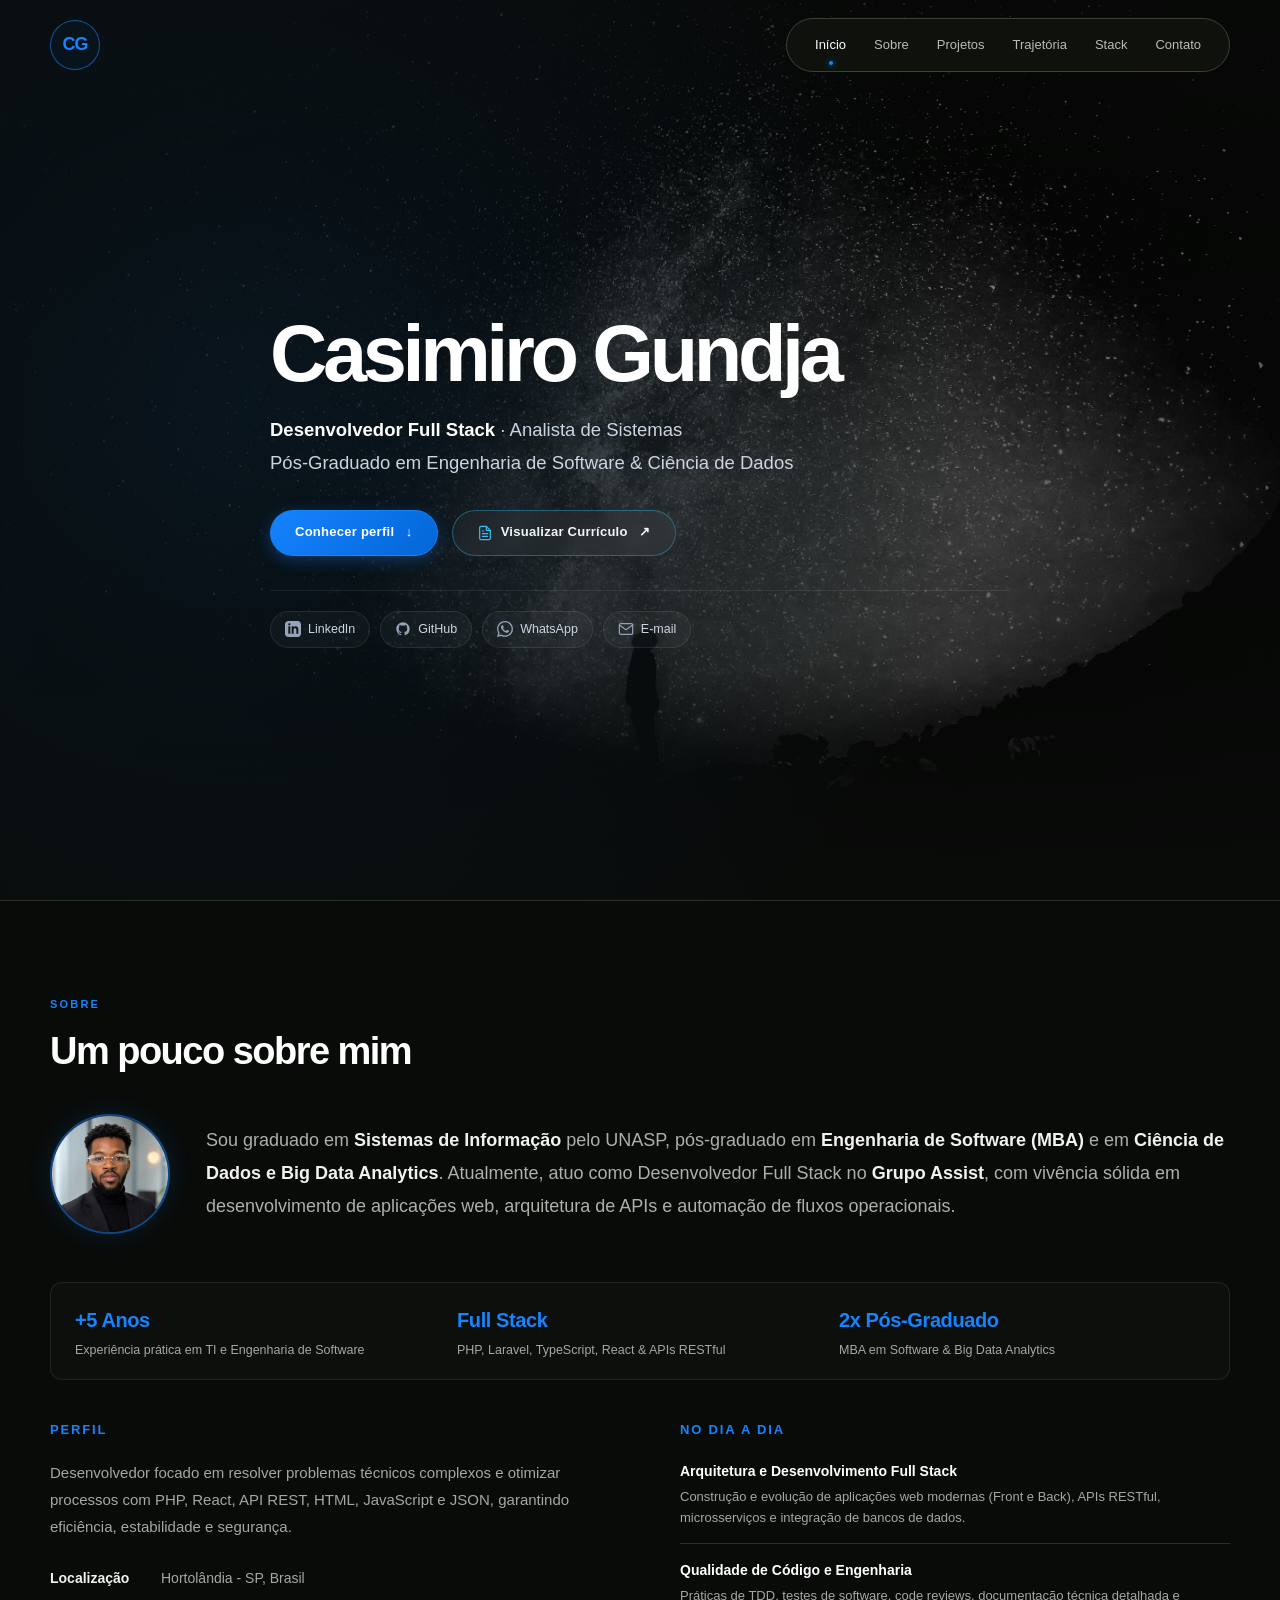
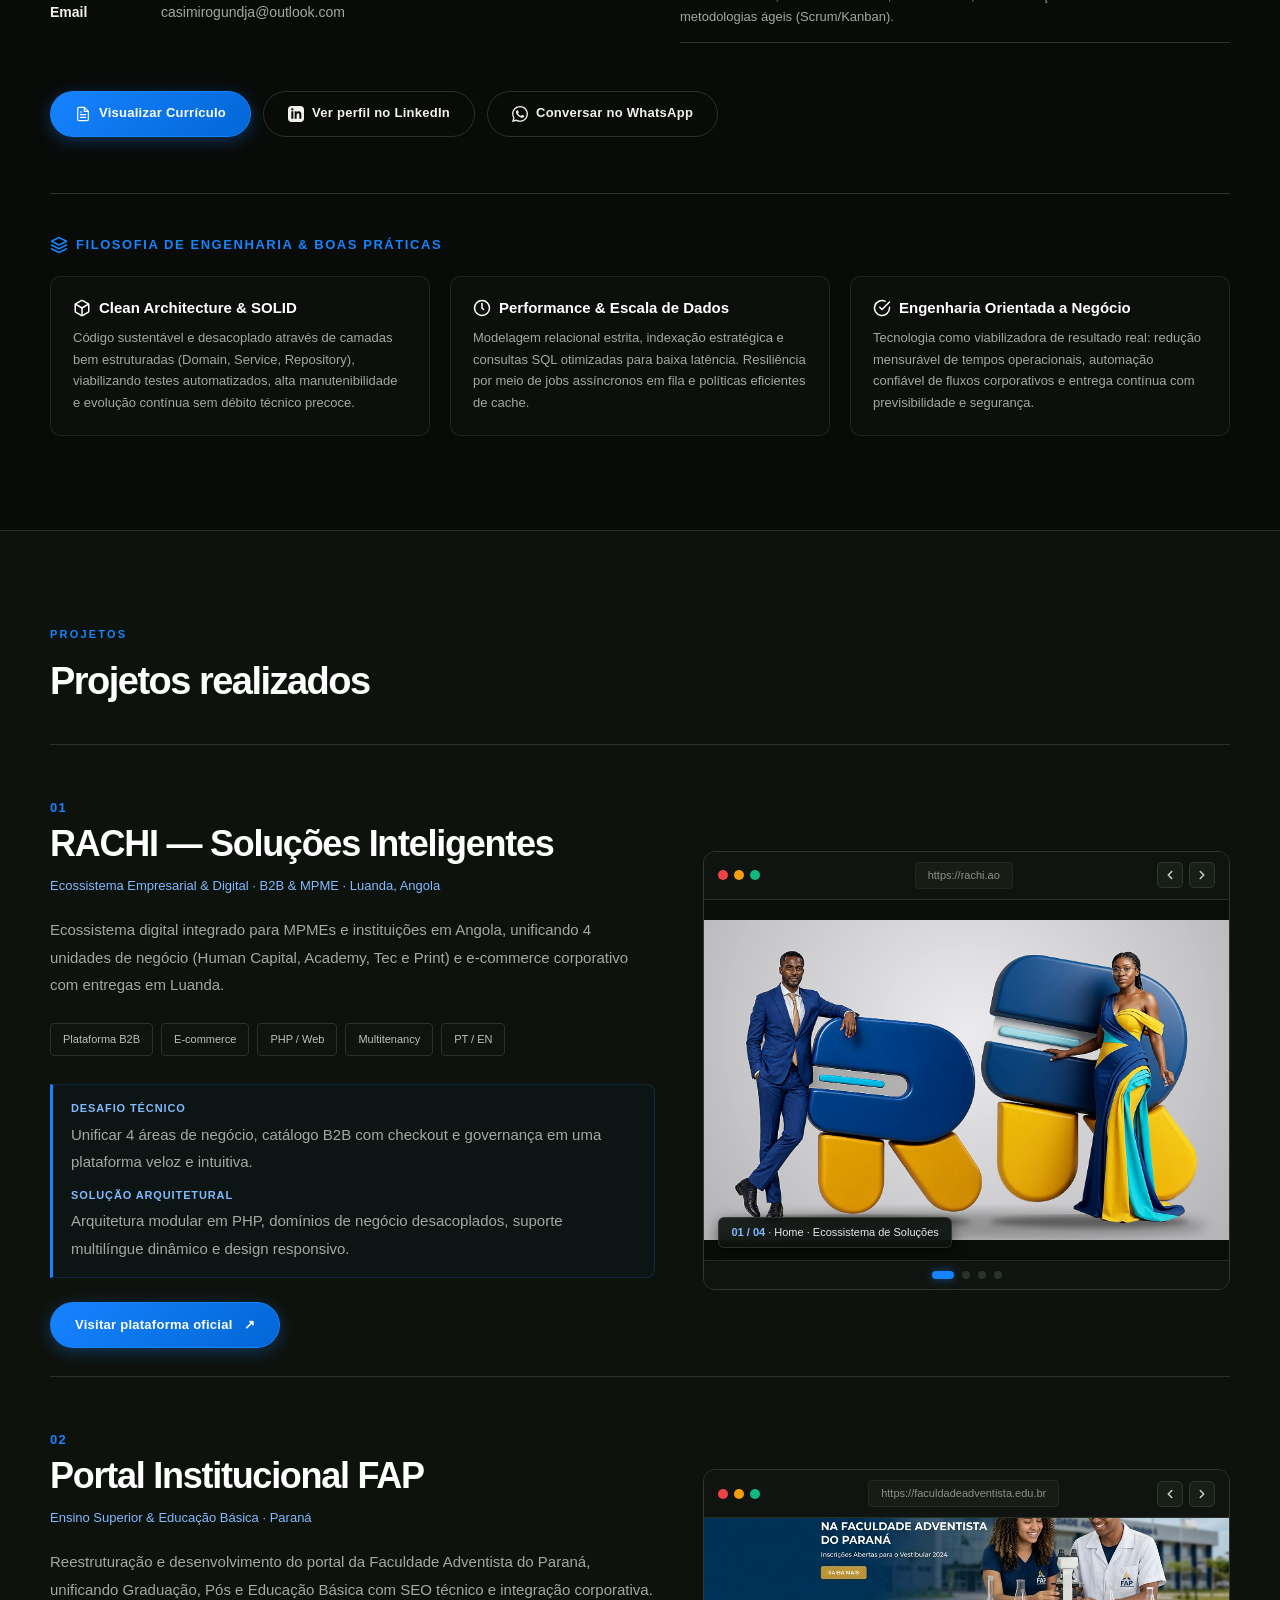
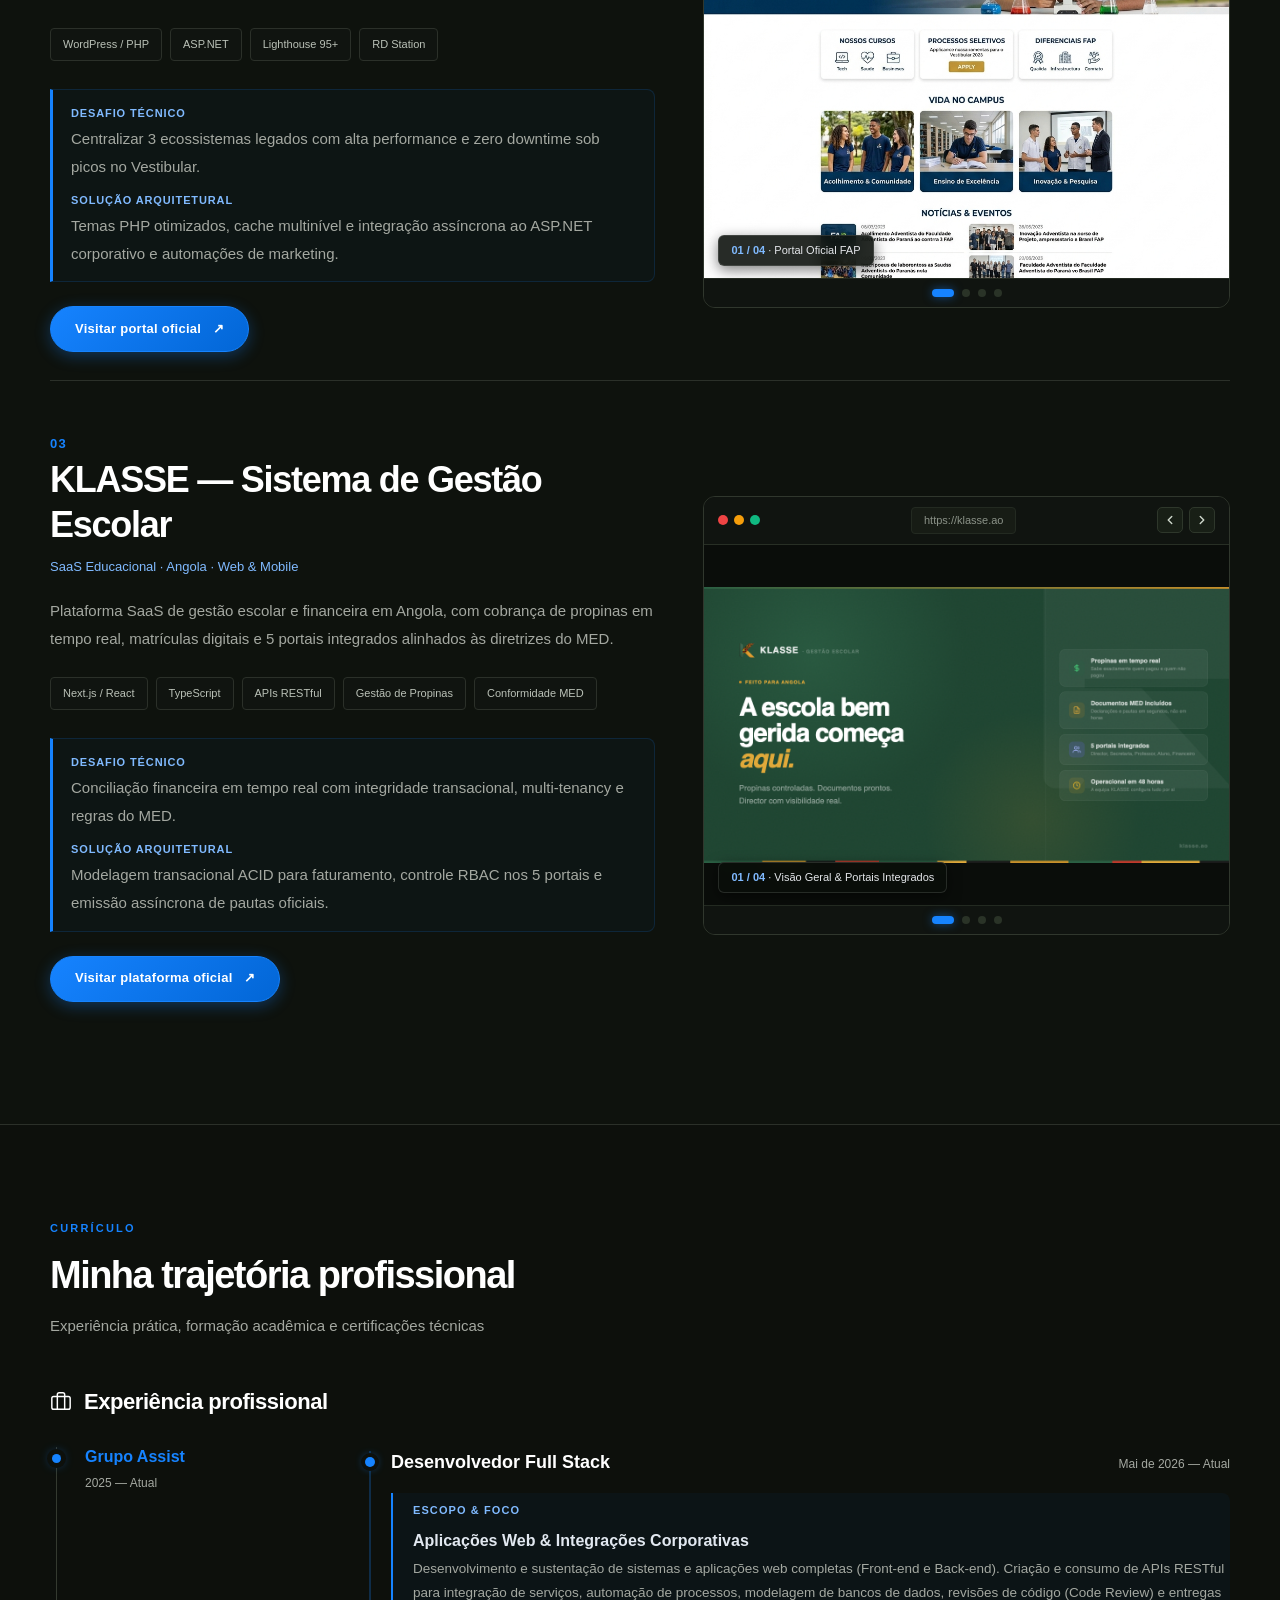
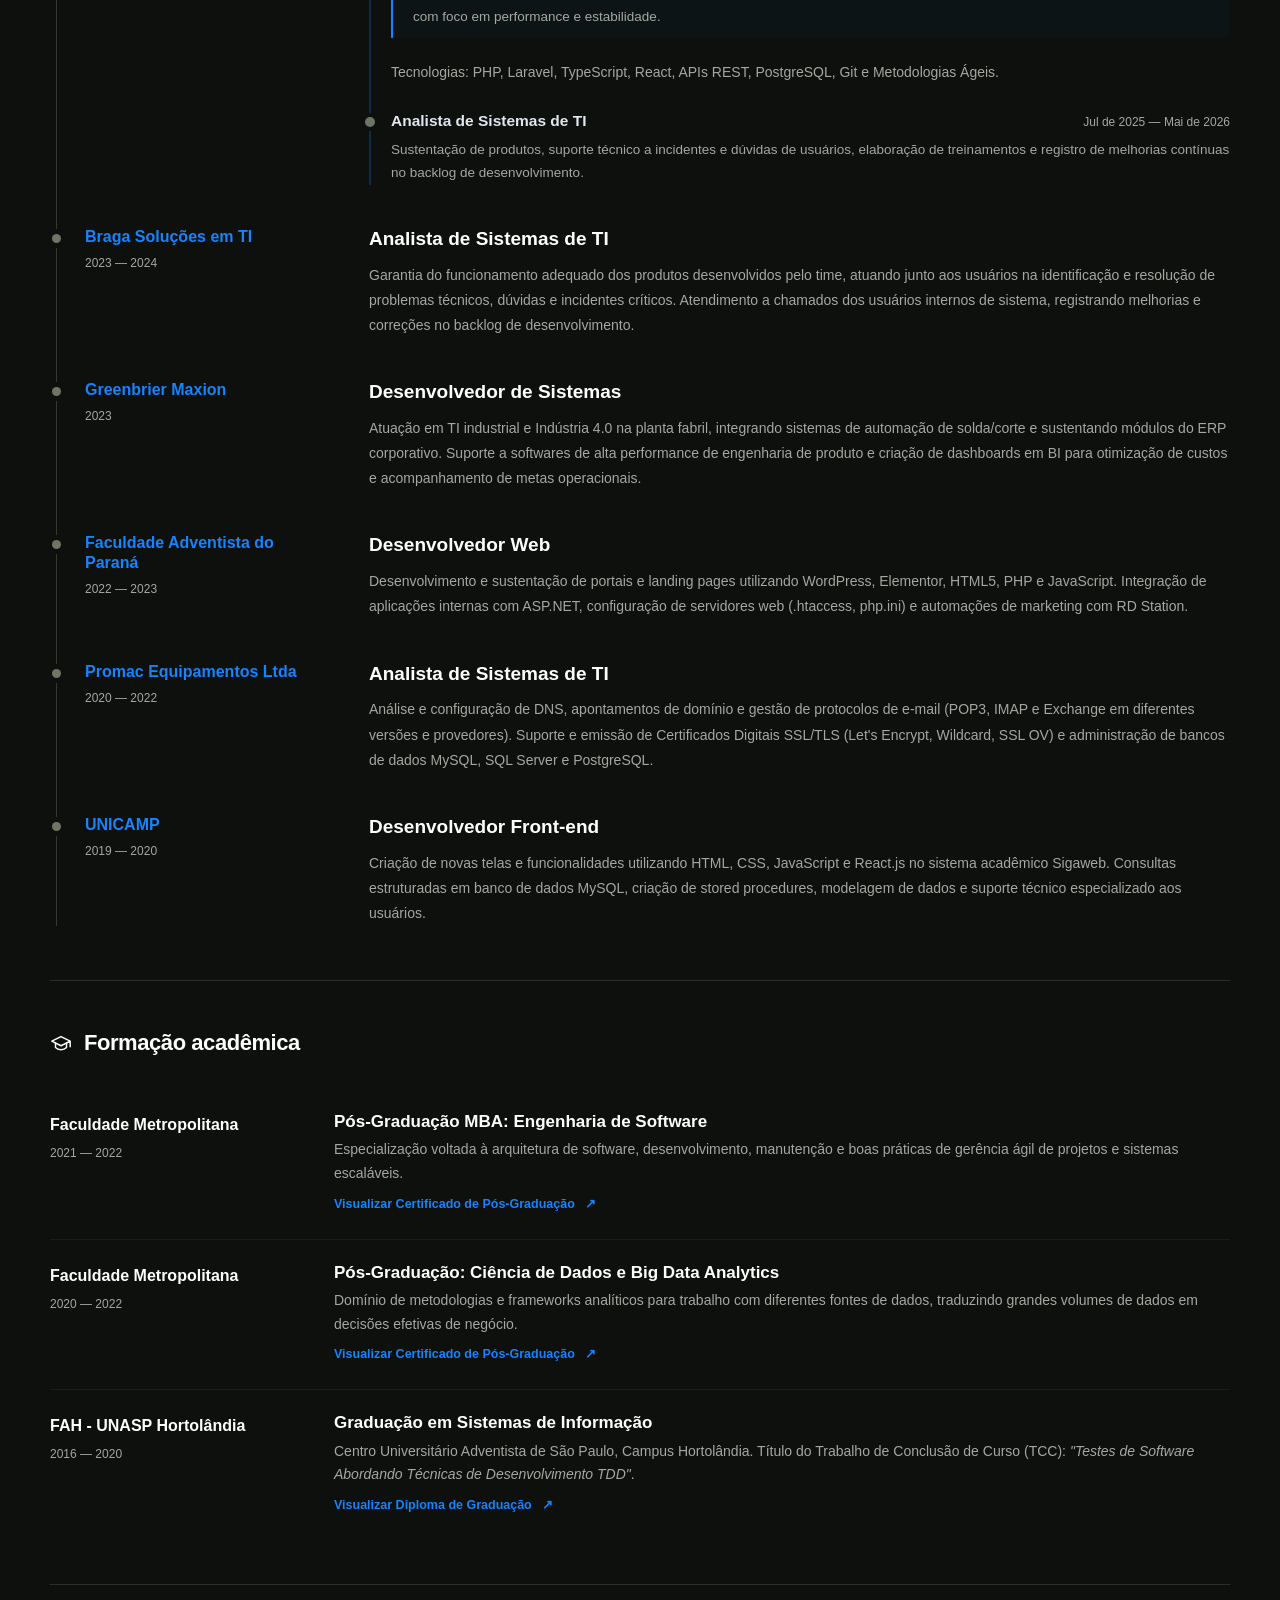
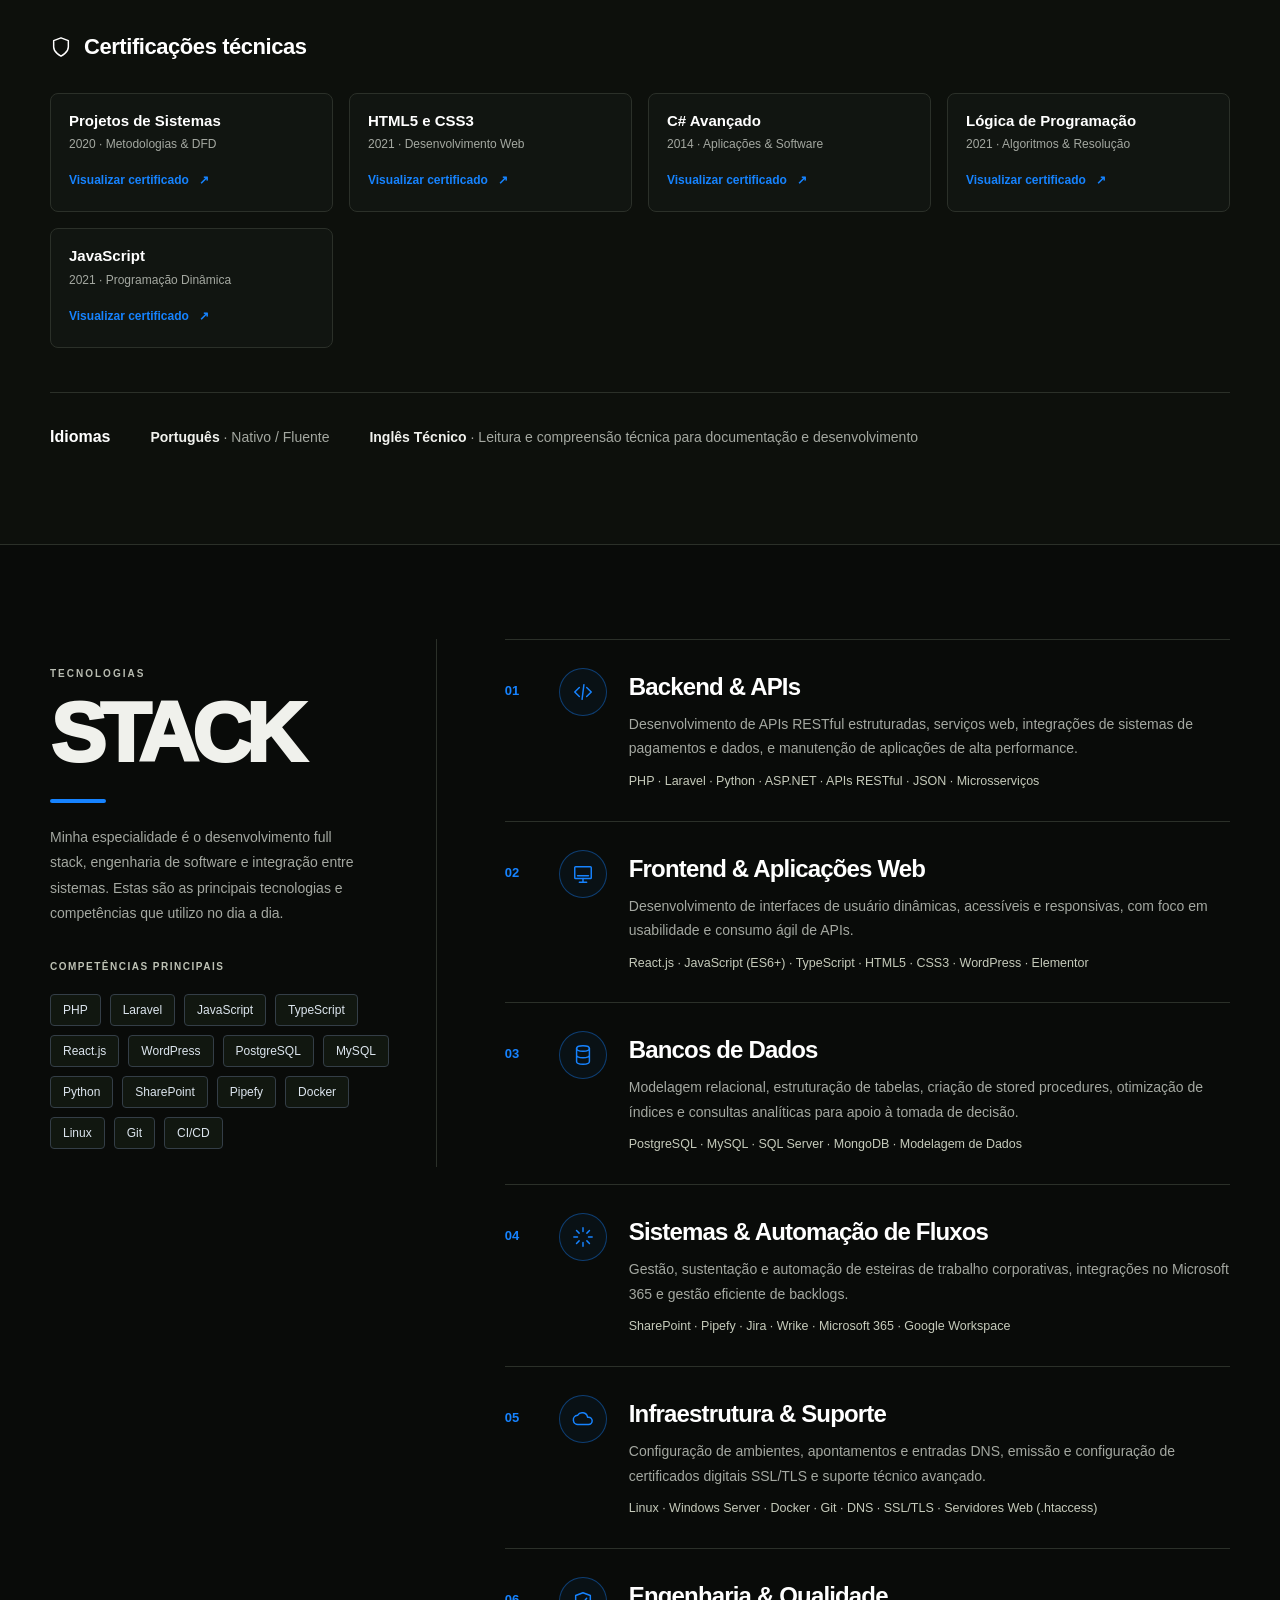
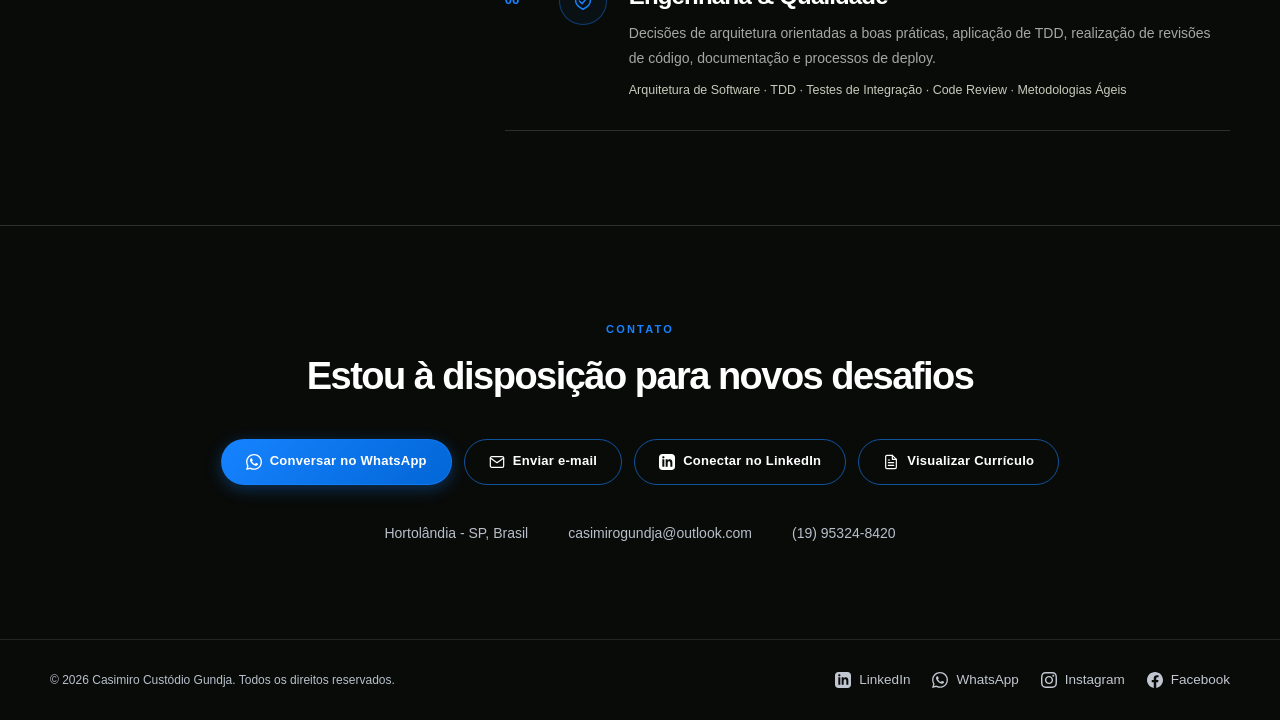
<file: index.html>
<!doctype html>
<html lang="pt-BR">

<head>
	<meta charset="utf-8">
	<meta name="viewport" content="width=device-width, initial-scale=1">
	<meta name="theme-color" content="#090b09">
	<meta name="description"
		content="Casimiro Custódio Gundja — Desenvolvedor Full Stack & Analista de Sistemas em São Paulo. Especialista em backend, APIs RESTful, integrações e modelagem de fluxos corporativos.">
	<meta name="author" content="Casimiro Custódio Gundja">

	<title>Casimiro Gundja — Desenvolvedor Full Stack & Analista de Sistemas</title>

	<!-- Open Graph -->
	<meta property="og:title" content="Casimiro Gundja — Desenvolvedor Full Stack & Analista de Sistemas">
	<meta property="og:description"
		content="Portfólio profissional de Casimiro Gundja. Experiência em desenvolvimento full stack, engenharia de software e análise de sistemas.">
	<meta property="og:image" content="1780100919820.jpg">
	<meta property="og:type" content="website">

	<!-- Estilo Principal -->
	<link rel="stylesheet" href="style.css?v=2">
</head>

<body id="top">

	<!-- Link de acessibilidade -->
	<a class="skip" href="#conteudo">Pular para o conteúdo</a>

	<!-- Header -->
	<header>
		<div class="wrap header-inner">
			<a class="logo" href="#inicio" aria-label="Casimiro Gundja — Início">CG</a>

			<div class="veil" aria-hidden="true"></div>

			<nav id="menu" aria-label="Menu principal">
				<a href="#inicio" aria-current="page">Início</a>
				<a href="#sobre">Sobre</a>
				<a href="#projetos">Projetos</a>
				<a href="#curriculo">Trajetória</a>
				<a href="#stack">Stack</a>
				<a href="#contato">Contato</a>
			</nav>

			<button class="menu-toggle" type="button" aria-label="Abrir menu" aria-controls="menu"
				aria-expanded="false">
				<span></span>
				<span></span>
			</button>
		</div>
	</header>

	<main id="conteudo">

		<!-- Hero / Abertura -->
		<section id="inicio" class="hero" aria-labelledby="hero-title">
			<div class="hero-photo" style="--cover:url('intro-bg.jpg')" aria-hidden="true"></div>
			<div class="wrap hero-inner">
				<h1 id="hero-title">Casimiro Gundja</h1>
				<p class="hero-role">
					<strong>Desenvolvedor Full Stack</strong> · Analista de Sistemas<br>
					Pós-Graduado em Engenharia de Software &amp; Ciência de Dados
				</p>

				<div class="hero-cta">
					<a class="btn primary" href="#sobre">Conhecer perfil &nbsp; ↓</a>
					<a class="btn outline-blue" href="casimiro_custodio.pdf" target="_blank" rel="noopener noreferrer">
						<svg width="16" height="16" viewBox="0 0 24 24" fill="none" stroke="currentColor"
							stroke-width="1.8" stroke-linecap="round" stroke-linejoin="round" aria-hidden="true">
							<path d="M14 2H6a2 2 0 0 0-2 2v16a2 2 0 0 0 2 2h12a2 2 0 0 0 2-2V8z" />
							<polyline points="14 2 14 8 20 8" />
							<line x1="16" y1="13" x2="8" y2="13" />
							<line x1="16" y1="17" x2="8" y2="17" />
							<polyline points="10 9 9 9 8 9" />
						</svg>
						Visualizar Currículo &nbsp; ↗
					</a>
				</div>

				<div class="social-links">
					<a href="https://www.linkedin.com/in/casimiro-cust%C3%B3dio-101770106/" target="_blank"
						rel="noopener noreferrer">
						<svg width="16" height="16" viewBox="0 0 24 24" fill="currentColor" aria-hidden="true">
							<path
								d="M19 0h-14c-2.761 0-5 2.239-5 5v14c0 2.761 2.239 5 5 5h14c2.762 0 5-2.239 5-5v-14c0-2.761-2.238-5-5-5zm-11 19h-3v-11h3v11zm-1.5-12.268c-.966 0-1.75-.79-1.75-1.764s.784-1.764 1.75-1.764 1.75.79 1.75 1.764-.783 1.764-1.75 1.764zm13.5 12.268h-3v-5.604c0-3.368-4-3.113-4 0v5.604h-3v-11h3v1.765c1.396-2.586 7-2.777 7 2.476v6.759z" />
						</svg>
						LinkedIn
					</a>
					<a href="https://github.com/casigundja" target="_blank" rel="noopener noreferrer">
						<svg width="16" height="16" viewBox="0 0 24 24" fill="currentColor" aria-hidden="true">
							<path fill-rule="evenodd" clip-rule="evenodd"
								d="M12 2C6.477 2 2 6.484 2 12.017c0 4.425 2.865 8.18 6.839 9.504.5.092.682-.217.682-.483 0-.237-.008-.868-.013-1.703-2.782.605-3.369-1.343-3.369-1.343-.454-1.158-1.11-1.466-1.11-1.466-.908-.62.069-.608.069-.608 1.003.07 1.53 1.032 1.53 1.032.892 1.53 2.341 1.088 2.91.832.092-.647.35-1.088.636-1.338-2.22-.253-4.555-1.113-4.555-4.951 0-1.093.39-1.988 1.029-2.688-.103-.253-.446-1.272.098-2.65 0 0 .84-.27 2.75 1.026A9.564 9.564 0 0112 6.844c.85.004 1.705.115 2.504.337 1.909-1.296 2.747-1.027 2.747-1.027.546 1.379.202 2.398.1 2.651.64.7 1.028 1.595 1.028 2.688 0 3.848-2.339 4.695-4.566 4.943.359.309.678.92.678 1.855 0 1.338-.012 2.419-.012 2.747 0 .268.18.58.688.482A10.019 10.019 0 0022 12.017C22 6.484 17.522 2 12 2z" />
						</svg>
						GitHub
					</a>
					<a href="https://wa.me/5519953248420" target="_blank" rel="noopener noreferrer">
						<svg width="16" height="16" viewBox="0 0 24 24" fill="currentColor" aria-hidden="true">
							<path
								d="M.057 24l1.687-6.163c-1.041-1.804-1.588-3.849-1.587-5.946.003-6.556 5.338-11.891 11.893-11.891 3.181.001 6.167 1.24 8.413 3.488 2.245 2.248 3.481 5.236 3.48 8.414-.003 6.557-5.338 11.892-11.893 11.892-1.99-.001-3.951-.5-5.688-1.448l-6.305 1.654zm6.597-3.807c1.676.995 3.276 1.591 5.392 1.592 5.448 0 9.886-4.434 9.889-9.885.002-5.462-4.415-9.89-9.881-9.892-5.452 0-9.887 4.434-9.889 9.884-.001 2.225.651 3.891 1.746 5.634l-.999 3.648 3.742-.981zm11.387-5.464c-.074-.124-.272-.198-.57-.347-.297-.149-1.758-.868-2.031-.967-.272-.099-.47-.149-.669.149-.198.297-.768.967-.941 1.165-.173.198-.347.223-.644.074-.297-.149-1.255-.462-2.39-1.475-.883-.788-1.48-1.761-1.653-2.059-.173-.297-.018-.458.13-.606.134-.133.297-.347.446-.521.151-.172.2-.296.3-.495.099-.198.05-.372-.025-.521-.075-.148-.669-1.611-.916-2.206-.242-.579-.487-.501-.669-.51l-.57-.01c-.198 0-.52.074-.792.372s-1.04 1.016-1.04 2.479 1.065 2.876 1.213 3.074c.149.198 2.095 3.2 5.076 4.487.709.306 1.263.489 1.694.626.712.226 1.36.194 1.872.118.571-.085 1.758-.719 2.006-1.413.248-.695.248-1.29.173-1.414z" />
						</svg>
						WhatsApp
					</a>
					<a href="mailto:casimirogundja@outlook.com">
						<svg width="16" height="16" viewBox="0 0 24 24" fill="none" stroke="currentColor"
							stroke-width="1.8" stroke-linecap="round" stroke-linejoin="round" aria-hidden="true">
							<path d="M4 4h16c1.1 0 2 .9 2 2v12c0 1.1-.9 2-2 2H4c-1.1 0-2-.9-2-2V6c0-1.1.9-2 2-2z" />
							<polyline points="22,6 12,13 2,6" />
						</svg>
						E-mail
					</a>
				</div>
			</div>
		</section>

		<!-- Sobre -->
		<section id="sobre" class="section reveal" aria-labelledby="about-title">
			<div class="wrap">
				<div class="about-heading">
					<p class="eyebrow">Sobre</p>
					<h2 class="section-title" id="about-title">Um pouco sobre mim</h2>
				</div>

				<div class="about-intro">
					<img class="portrait" src="1780100919820.jpg" alt="Casimiro Custódio Gundja" width="120"
						height="120">
					<p>
						Sou graduado em <strong>Sistemas de Informação</strong> pelo UNASP, pós-graduado em
						<strong>Engenharia de Software (MBA)</strong> e em <strong>Ciência de Dados e Big Data
							Analytics</strong>. Atualmente, atuo como Desenvolvedor Full Stack no <strong>Grupo
							Assist</strong>, com vivência sólida em desenvolvimento de aplicações web, arquitetura de
						APIs e automação de fluxos operacionais.
					</p>
				</div>

				<!-- Barra de destaques executivos -->
				<div class="stats-bar">
					<div class="stat-item">
						<span class="stat-value">+5 Anos</span>
						<span class="stat-label">Experiência prática em TI e Engenharia de Software</span>
					</div>
					<div class="stat-item">
						<span class="stat-value">Full Stack</span>
						<span class="stat-label">PHP, Laravel, TypeScript, React &amp; APIs RESTful</span>
					</div>
					<div class="stat-item">
						<span class="stat-value">2x Pós-Graduado</span>
						<span class="stat-label">MBA em Software &amp; Big Data Analytics</span>
					</div>
				</div>

				<div class="about-columns">
					<div>
						<h3>Perfil</h3>
						<p>
							Desenvolvedor focado em resolver problemas técnicos complexos e otimizar processos com PHP,
							React, API REST, HTML, JavaScript e JSON, garantindo eficiência, estabilidade e segurança.
						</p>

						<dl class="profile-facts">
							<div>
								<dt>Localização</dt>
								<dd>Hortolândia - SP, Brasil</dd>
							</div>
							<div>
								<dt>Email</dt>
								<dd><a href="mailto:casimirogundja@outlook.com">casimirogundja@outlook.com</a></dd>
							</div>
						</dl>
					</div>

					<div>
						<h3>No dia a dia</h3>
						<dl class="skills-list">
							<div>
								<dt>Arquitetura e Desenvolvimento Full Stack</dt>
								<dd>Construção e evolução de aplicações web modernas (Front e Back), APIs RESTful,
									microsserviços e integração de bancos de dados.</dd>
							</div>
							<div>
								<dt>Qualidade de Código e Engenharia</dt>
								<dd>Práticas de TDD, testes de software, code reviews, documentação técnica detalhada e
									metodologias ágeis (Scrum/Kanban).</dd>
							</div>
						</dl>
					</div>
				</div>

				<div class="actions about-actions">
					<a class="btn primary" href="casimiro_custodio.pdf" target="_blank" rel="noopener noreferrer">
						<svg width="16" height="16" viewBox="0 0 24 24" fill="none" stroke="currentColor"
							stroke-width="1.8" stroke-linecap="round" stroke-linejoin="round" aria-hidden="true">
							<path d="M14 2H6a2 2 0 0 0-2 2v16a2 2 0 0 0 2 2h12a2 2 0 0 0 2-2V8z" />
							<polyline points="14 2 14 8 20 8" />
							<line x1="16" y1="13" x2="8" y2="13" />
							<line x1="16" y1="17" x2="8" y2="17" />
							<polyline points="10 9 9 9 8 9" />
						</svg>
						Visualizar Currículo
					</a>
					<a href="https://www.linkedin.com/in/casimiro-cust%C3%B3dio-101770106/" class="btn" target="_blank"
						rel="noopener noreferrer">
						<svg width="16" height="16" viewBox="0 0 24 24" fill="currentColor" aria-hidden="true">
							<path
								d="M19 0h-14c-2.761 0-5 2.239-5 5v14c0 2.761 2.239 5 5 5h14c2.762 0 5-2.239 5-5v-14c0-2.761-2.238-5-5-5zm-11 19h-3v-11h3v11zm-1.5-12.268c-.966 0-1.75-.79-1.75-1.764s.784-1.764 1.75-1.764 1.75.79 1.75 1.764-.783 1.764-1.75 1.764zm13.5 12.268h-3v-5.604c0-3.368-4-3.113-4 0v5.604h-3v-11h3v1.765c1.396-2.586 7-2.777 7 2.476v6.759z" />
						</svg>
						Ver perfil no LinkedIn
					</a>
					<a href="https://wa.me/5519953248420" class="btn" target="_blank" rel="noopener noreferrer">
						<svg width="16" height="16" viewBox="0 0 24 24" fill="currentColor" aria-hidden="true">
							<path
								d="M.057 24l1.687-6.163c-1.041-1.804-1.588-3.849-1.587-5.946.003-6.556 5.338-11.891 11.893-11.891 3.181.001 6.167 1.24 8.413 3.488 2.245 2.248 3.481 5.236 3.48 8.414-.003 6.557-5.338 11.892-11.893 11.892-1.99-.001-3.951-.5-5.688-1.448l-6.305 1.654zm6.597-3.807c1.676.995 3.276 1.591 5.392 1.592 5.448 0 9.886-4.434 9.889-9.885.002-5.462-4.415-9.89-9.881-9.892-5.452 0-9.887 4.434-9.889 9.884-.001 2.225.651 3.891 1.746 5.634l-.999 3.648 3.742-.981zm11.387-5.464c-.074-.124-.272-.198-.57-.347-.297-.149-1.758-.868-2.031-.967-.272-.099-.47-.149-.669.149-.198.297-.768.967-.941 1.165-.173.198-.347.223-.644.074-.297-.149-1.255-.462-2.39-1.475-.883-.788-1.48-1.761-1.653-2.059-.173-.297-.018-.458.13-.606.134-.133.297-.347.446-.521.151-.172.2-.296.3-.495.099-.198.05-.372-.025-.521-.075-.148-.669-1.611-.916-2.206-.242-.579-.487-.501-.669-.51l-.57-.01c-.198 0-.52.074-.792.372s-1.04 1.016-1.04 2.479 1.065 2.876 1.213 3.074c.149.198 2.095 3.2 5.076 4.487.709.306 1.263.489 1.694.626.712.226 1.36.194 1.872.118.571-.085 1.758-.719 2.006-1.413.248-.695.248-1.29.173-1.414z" />
						</svg>
						Conversar no WhatsApp
					</a>
				</div>

				<!-- Filosofia de Engenharia para Recrutadores & Líderes Técnicos -->
				<div class="engineering-philosophy">
					<h3 class="philosophy-title">
						<svg width="18" height="18" viewBox="0 0 24 24" fill="none" stroke="currentColor"
							stroke-width="2" stroke-linecap="round" stroke-linejoin="round" aria-hidden="true">
							<polygon points="12 2 2 7 12 12 22 7 12 2" />
							<polyline points="2 17 12 22 22 17" />
							<polyline points="2 12 12 17 22 12" />
						</svg>
						Filosofia de Engenharia &amp; Boas Práticas
					</h3>
					<div class="philosophy-grid">
						<div class="philosophy-card">
							<h4>
								<svg width="18" height="18" viewBox="0 0 24 24" fill="none" stroke="currentColor"
									stroke-width="2" stroke-linecap="round" stroke-linejoin="round" aria-hidden="true">
									<path
										d="M21 16V8a2 2 0 0 0-1-1.73l-7-4a2 2 0 0 0-2 0l-7 4A2 2 0 0 0 3 8v8a2 2 0 0 0 1 1.73l7 4a2 2 0 0 0 2 0l7-4A2 2 0 0 0 21 16z" />
									<polyline points="3.27 6.96 12 12.01 20.73 6.96" />
									<line x1="12" y1="22.08" x2="12" y2="12" />
								</svg>
								Clean Architecture &amp; SOLID
							</h4>
							<p>
								Código sustentável e desacoplado através de camadas bem estruturadas (Domain, Service,
								Repository), viabilizando testes automatizados, alta manutenibilidade e evolução
								contínua sem débito técnico precoce.
							</p>
						</div>

						<div class="philosophy-card">
							<h4>
								<svg width="18" height="18" viewBox="0 0 24 24" fill="none" stroke="currentColor"
									stroke-width="2" stroke-linecap="round" stroke-linejoin="round" aria-hidden="true">
									<circle cx="12" cy="12" r="10" />
									<polyline points="12 6 12 12 14 14" />
								</svg>
								Performance &amp; Escala de Dados
							</h4>
							<p>
								Modelagem relacional estrita, indexação estratégica e consultas SQL otimizadas para
								baixa latência. Resiliência por meio de jobs assíncronos em fila e políticas eficientes
								de cache.
							</p>
						</div>

						<div class="philosophy-card">
							<h4>
								<svg width="18" height="18" viewBox="0 0 24 24" fill="none" stroke="currentColor"
									stroke-width="2" stroke-linecap="round" stroke-linejoin="round" aria-hidden="true">
									<path d="M22 11.08V12a10 10 0 1 1-5.93-9.14" />
									<polyline points="22 4 12 14.01 9 11.01" />
								</svg>
								Engenharia Orientada a Negócio
							</h4>
							<p>
								Tecnologia como viabilizadora de resultado real: redução mensurável de tempos
								operacionais, automação confiável de fluxos corporativos e entrega contínua com
								previsibilidade e segurança.
							</p>
						</div>
					</div>
				</div>
			</div>
		</section>

		<!-- Projetos -->
		<section id="projetos" class="section projects-section reveal" aria-labelledby="projects-title">
			<div class="wrap">
				<p class="eyebrow">Projetos</p>
				<h2 class="section-title" id="projects-title">Projetos realizados</h2>

				<!-- Projeto 01 - RACHI — Soluções Inteligentes -->
				<article class="project-feature">
					<div class="project-copy">
						<span class="project-number" aria-hidden="true">01</span>
						<h3>RACHI — Soluções Inteligentes</h3>
						<p class="project-type">Ecossistema Empresarial &amp; Digital · B2B &amp; MPME · Luanda, Angola
						</p>
						<p>
							Ecossistema digital integrado para MPMEs e instituições em Angola, unificando 4 unidades de
							negócio (Human Capital, Academy, Tec e Print) e e-commerce corporativo com entregas em
							Luanda.
						</p>
						<div class="project-topics">
							<span>Plataforma B2B</span>
							<span>E-commerce</span>
							<span>PHP / Web</span>
							<span>Multitenancy</span>
							<span>PT / EN</span>
						</div>

						<div class="project-engineering">
							<div class="eng-item">
								<span class="eng-label">Desafio Técnico</span>
								<p class="eng-desc">Unificar 4 áreas de negócio, catálogo B2B com checkout e governança
									em uma plataforma veloz e intuitiva.</p>
							</div>
							<div class="eng-item">
								<span class="eng-label">Solução Arquitetural</span>
								<p class="eng-desc">Arquitetura modular em PHP, domínios de negócio desacoplados,
									suporte multilíngue dinâmico e design responsivo.</p>
							</div>
						</div>

						<div class="actions">
							<a href="https://rachi.ao/" class="btn primary" target="_blank"
								rel="noopener noreferrer">
								Visitar plataforma oficial &nbsp; ↗
							</a>
						</div>
					</div>
					<figure class="project-visual browser-showcase wide rachi-gallery">
						<div class="browser-bar" aria-hidden="true">
							<div class="browser-controls">
								<span class="browser-dot red"></span>
								<span class="browser-dot yellow"></span>
								<span class="browser-dot green"></span>
							</div>
							<span class="browser-url">https://rachi.ao</span>
							<div class="gallery-nav-btns">
								<button class="gallery-btn prev" type="button" aria-label="Arte anterior">
									<svg width="14" height="14" viewBox="0 0 24 24" fill="none" stroke="currentColor"
										stroke-width="2.5" stroke-linecap="round" stroke-linejoin="round">
										<polyline points="15 18 9 12 15 6" />
									</svg>
								</button>
								<button class="gallery-btn next" type="button" aria-label="Próxima arte">
									<svg width="14" height="14" viewBox="0 0 24 24" fill="none" stroke="currentColor"
										stroke-width="2.5" stroke-linecap="round" stroke-linejoin="round">
										<polyline points="9 18 15 12 9 6" />
									</svg>
								</button>
							</div>
						</div>

						<div class="gallery-slider" id="rachi-slider" tabindex="0"
							aria-label="Galeria da plataforma RACHI">
							<!-- Arte 01: Home & Ecossistema -->
							<div class="gallery-slide" data-index="0">
								<img src="rachi_hero.png"
									alt="Plataforma Oficial RACHI — Ecossistema de Soluções Inteligentes" loading="lazy"
									width="1600" height="975">
								<div class="gallery-caption"><span>01 / 04</span> · Home · Ecossistema de Soluções</div>
							</div>

							<!-- Arte 02: Ecossistema de Soluções -->
							<div class="gallery-slide" data-index="1">
								<img src="rachi_ecosystem.png"
									alt="Ecossistema Integrado RACHI — Human Capital, Academy, Tec e Print"
									loading="lazy" width="1512" height="732">
								<div class="gallery-caption"><span>02 / 04</span> · 4 Áreas de Soluções Integradas</div>
							</div>

							<!-- Arte 03: Quem Somos -->
							<div class="gallery-slide" data-index="2">
								<img src="rachi_about.png" alt="Equipa RACHI — Pessoas, Processos e Tecnologia"
									loading="lazy" width="1600" height="900">
								<div class="gallery-caption"><span>03 / 04</span> · Quem Somos · Pessoas, Processos
									&amp; Tecnologia</div>
							</div>

							<!-- Arte 04: Soluções para Negócios -->
							<div class="gallery-slide" data-index="3">
								<img src="rachi_team.png" alt="O Que Fazemos — Soluções para Negócios e MPME"
									loading="lazy" width="1600" height="900">
								<div class="gallery-caption"><span>04 / 04</span> · O Que Fazemos · Soluções para MPME
								</div>
							</div>
						</div>

						<div class="gallery-pagination" aria-hidden="true">
							<button class="gallery-dot active" type="button" aria-label="Ir para arte 1"></button>
							<button class="gallery-dot" type="button" aria-label="Ir para arte 2"></button>
							<button class="gallery-dot" type="button" aria-label="Ir para arte 3"></button>
							<button class="gallery-dot" type="button" aria-label="Ir para arte 4"></button>
						</div>
					</figure>
				</article>

				<!-- Projeto 02 - Portal Institucional FAP -->
				<article class="project-feature">
					<div class="project-copy">
						<span class="project-number" aria-hidden="true">02</span>
						<h3>Portal Institucional FAP</h3>
						<p class="project-type">Ensino Superior &amp; Educação Básica · Paraná</p>
						<p>
							Reestruturação e desenvolvimento do portal da Faculdade Adventista do Paraná, unificando
							Graduação, Pós e Educação Básica com SEO técnico e integração corporativa.
						</p>
						<div class="project-topics">
							<span>WordPress / PHP</span>
							<span>ASP.NET</span>
							<span>Lighthouse 95+</span>
							<span>RD Station</span>
						</div>

						<div class="project-engineering">
							<div class="eng-item">
								<span class="eng-label">Desafio Técnico</span>
								<p class="eng-desc">Centralizar 3 ecossistemas legados com alta performance e zero
									downtime sob picos no Vestibular.</p>
							</div>
							<div class="eng-item">
								<span class="eng-label">Solução Arquitetural</span>
								<p class="eng-desc">Temas PHP otimizados, cache multinível e integração assíncrona ao
									ASP.NET corporativo e automações de marketing.</p>
							</div>
						</div>

						<div class="actions">
							<a href="https://www.faculdadeadventista.edu.br/" class="btn primary" target="_blank"
								rel="noopener noreferrer">
								Visitar portal oficial &nbsp; ↗
							</a>
						</div>
					</div>
					<figure class="project-visual browser-showcase wide fap-gallery">
						<div class="browser-bar" aria-hidden="true">
							<div class="browser-controls">
								<span class="browser-dot red"></span>
								<span class="browser-dot yellow"></span>
								<span class="browser-dot green"></span>
							</div>
							<span class="browser-url">https://faculdadeadventista.edu.br</span>
							<div class="gallery-nav-btns">
								<button class="gallery-btn prev" type="button" aria-label="Arte anterior">
									<svg width="14" height="14" viewBox="0 0 24 24" fill="none" stroke="currentColor"
										stroke-width="2.5" stroke-linecap="round" stroke-linejoin="round">
										<polyline points="15 18 9 12 15 6" />
									</svg>
								</button>
								<button class="gallery-btn next" type="button" aria-label="Próxima arte">
									<svg width="14" height="14" viewBox="0 0 24 24" fill="none" stroke="currentColor"
										stroke-width="2.5" stroke-linecap="round" stroke-linejoin="round">
										<polyline points="9 18 15 12 9 6" />
									</svg>
								</button>
							</div>
						</div>

						<div class="gallery-slider" id="fap-slider" tabindex="0"
							aria-label="Galeria de artes do portal FAP">
							<!-- Arte 01: Portal Oficial -->
							<div class="gallery-slide" data-index="0">
								<img src="fap_website.png" alt="Portal oficial da Faculdade Adventista do Paraná"
									loading="lazy" width="1200" height="630">
								<div class="gallery-caption">
									<span>01 / 04</span> · Portal Oficial FAP
								</div>
							</div>

							<!-- Arte 02: Nota Máxima MEC -->
							<div class="gallery-slide" data-index="1">
								<img src="fap_banner2.png" alt="Nota Máxima 5 no MEC - Faculdade Adventista do Paraná"
									loading="lazy" width="1200" height="400">
								<div class="gallery-caption">
									<span>02 / 04</span> · Reconhecimento · Nota Máxima 5 no MEC
								</div>
							</div>

							<!-- Arte 03: 85 Anos da Instituição -->
							<div class="gallery-slide" data-index="2">
								<img src="fap_banner7.jpg"
									alt="Campanha 85 Anos Formando Pessoas para Transformar o Mundo" loading="lazy"
									width="1200" height="400">
								<div class="gallery-caption">
									<span>03 / 04</span> · Campanha Global · 85 Anos da Instituição
								</div>
							</div>

							<!-- Arte 04: Agência de Voluntariado -->
							<div class="gallery-slide" data-index="3">
								<img src="fap_banner5.jpg" alt="Ativa Agência de Voluntariado e Missão - FAP"
									loading="lazy" width="1200" height="400">
								<div class="gallery-caption">
									<span>04 / 04</span> · Agência de Missão &amp; Voluntariado
								</div>
							</div>
						</div>

						<div class="gallery-pagination" aria-hidden="true">
							<button class="gallery-dot active" type="button" aria-label="Ir para arte 1"></button>
							<button class="gallery-dot" type="button" aria-label="Ir para arte 2"></button>
							<button class="gallery-dot" type="button" aria-label="Ir para arte 3"></button>
							<button class="gallery-dot" type="button" aria-label="Ir para arte 4"></button>
						</div>
					</figure>
				</article>

				<!-- Projeto 03 - KLASSE -->
				<article class="project-feature">
					<div class="project-copy">
						<span class="project-number" aria-hidden="true">03</span>
						<h3>KLASSE — Sistema de Gestão Escolar</h3>
						<p class="project-type">SaaS Educacional · Angola · Web &amp; Mobile</p>
						<p>
							Plataforma SaaS de gestão escolar e financeira em Angola, com cobrança de propinas em tempo
							real, matrículas digitais e 5 portais integrados alinhados às diretrizes do MED.
						</p>
						<div class="project-topics">
							<span>Next.js / React</span>
							<span>TypeScript</span>
							<span>APIs RESTful</span>
							<span>Gestão de Propinas</span>
							<span>Conformidade MED</span>
						</div>

						<div class="project-engineering">
							<div class="eng-item">
								<span class="eng-label">Desafio Técnico</span>
								<p class="eng-desc">Conciliação financeira em tempo real com integridade transacional,
									multi-tenancy e regras do MED.</p>
							</div>
							<div class="eng-item">
								<span class="eng-label">Solução Arquitetural</span>
								<p class="eng-desc">Modelagem transacional ACID para faturamento, controle RBAC nos 5
									portais e emissão assíncrona de pautas oficiais.</p>
							</div>
						</div>

						<div class="actions">
							<a href="https://klasse.ao/" class="btn primary" target="_blank" rel="noopener noreferrer">
								Visitar plataforma oficial &nbsp; ↗
							</a>
						</div>
					</div>
					<figure class="project-visual browser-showcase wide klasse-gallery">
						<div class="browser-bar" aria-hidden="true">
							<div class="browser-controls">
								<span class="browser-dot red"></span>
								<span class="browser-dot yellow"></span>
								<span class="browser-dot green"></span>
							</div>
							<span class="browser-url">https://klasse.ao</span>
							<div class="gallery-nav-btns">
								<button class="gallery-btn prev" type="button" aria-label="Arte anterior">
									<svg width="14" height="14" viewBox="0 0 24 24" fill="none" stroke="currentColor"
										stroke-width="2.5" stroke-linecap="round" stroke-linejoin="round">
										<polyline points="15 18 9 12 15 6" />
									</svg>
								</button>
								<button class="gallery-btn next" type="button" aria-label="Próxima arte">
									<svg width="14" height="14" viewBox="0 0 24 24" fill="none" stroke="currentColor"
										stroke-width="2.5" stroke-linecap="round" stroke-linejoin="round">
										<polyline points="9 18 15 12 9 6" />
									</svg>
								</button>
							</div>
						</div>

						<div class="gallery-slider" id="klasse-slider" tabindex="0"
							aria-label="Galeria de artes da plataforma KLASSE">
							<!-- Arte 01: Visão Geral & Portais -->
							<div class="gallery-slide" data-index="0">
								<img src="klasse.png"
									alt="Visão Geral da plataforma KLASSE - Gestão Escolar para Angola" loading="lazy"
									width="1200" height="630">
								<div class="gallery-caption">
									<span>01 / 04</span> · Visão Geral &amp; Portais Integrados
								</div>
							</div>

							<!-- Arte 02: Dashboard de Gestão -->
							<div class="gallery-slide" data-index="1">
								<img src="klasse_dashboard.png"
									alt="Dashboard Administrativo KLASSE - Métricas, turmas e cobranças em tempo real"
									loading="lazy" width="1200" height="675">
								<div class="gallery-caption">
									<span>02 / 04</span> · Dashboard de Gestão &amp; Finanças
								</div>
							</div>

							<!-- Arte 03: Portal do Aluno Mobile -->
							<div class="gallery-slide" data-index="2">
								<img src="klasse_mobile.png"
									alt="Portal do Aluno e Encarregados de Educação KLASSE no telemóvel" loading="lazy"
									width="900" height="1600">
								<div class="gallery-caption">
									<span>03 / 04</span> · Portal do Aluno &amp; Encarregados (Mobile)
								</div>
							</div>

							<!-- Arte 04: Rotina Real & Implementação -->
							<div class="gallery-slide" data-index="3">
								<img src="klasse_implementation.png"
									alt="Equipa escolar utilizando o sistema KLASSE na rotina institucional"
									loading="lazy" width="1200" height="675">
								<div class="gallery-caption">
									<span>04 / 04</span> · Rotina Real &amp; Operação Escolar
								</div>
							</div>
						</div>

						<div class="gallery-pagination" aria-hidden="true">
							<button class="gallery-dot active" type="button" aria-label="Ir para arte 1"></button>
							<button class="gallery-dot" type="button" aria-label="Ir para arte 2"></button>
							<button class="gallery-dot" type="button" aria-label="Ir para arte 3"></button>
							<button class="gallery-dot" type="button" aria-label="Ir para arte 4"></button>
						</div>
					</figure>
				</article>
			</div>
		</section>

		<!-- Trajetória (Currículo) -->
		<section id="curriculo" class="section resume reveal" aria-labelledby="resume-title">
			<div class="wrap">
				<div class="resume-intro">
					<p class="eyebrow">Currículo</p>
					<h2 class="section-title" id="resume-title">Minha trajetória profissional</h2>
					<p>Experiência prática, formação acadêmica e certificações técnicas</p>
				</div>

				<h3 class="resume-subtitle">
					<svg width="22" height="22" viewBox="0 0 24 24" fill="none" stroke="currentColor" stroke-width="1.6"
						stroke-linecap="round" stroke-linejoin="round" aria-hidden="true">
						<rect x="2" y="7" width="20" height="14" rx="2" ry="2" />
						<path d="M16 21V5a2 2 0 0 0-2-2h-4a2 2 0 0 0-2 2v16" />
					</svg>
					Experiência profissional
				</h3>

				<div class="timeline">

					<!-- 01 Grupo Assist -->
					<article class="timeline-item">
						<div>
							<h3 class="timeline-company">Grupo Assist</h3>
							<p class="timeline-date">2025 — Atual</p>
						</div>
						<div class="timeline-content">
							<div class="sub-timeline">
								<!-- 1. Cargo Atual -->
								<div class="sub-timeline-role">
									<div class="sub-role-header">
										<h3>
											Desenvolvedor Full Stack
										</h3>
										<span class="sub-role-date">Mai de 2026 — Atual</span>
									</div>
									<div class="role-update">
										<p class="role-update-label">Escopo &amp; Foco</p>
										<h4>Aplicações Web &amp; Integrações Corporativas</h4>
										<p>
											Desenvolvimento e sustentação de sistemas e aplicações web completas
											(Front-end e Back-end).
											Criação e consumo de APIs RESTful para integração de serviços, automação de
											processos,
											modelagem de bancos de dados, revisões de código (Code Review) e entregas
											com foco em
											performance e estabilidade.
										</p>
									</div>
									<p>
										Tecnologias: PHP, Laravel, TypeScript, React, APIs REST, PostgreSQL, Git e
										Metodologias Ágeis.
									</p>
								</div>

								<!-- 2. Cargo Anterior (Evolução Interna) -->
								<div class="sub-timeline-role previous">
									<div class="sub-role-header">
										<h4>Analista de Sistemas de TI</h4>
										<span class="sub-role-date">Jul de 2025 — Mai de 2026</span>
									</div>
									<p class="sub-role-desc">
										Sustentação de produtos, suporte técnico a incidentes e dúvidas de usuários,
										elaboração de
										treinamentos e registro de melhorias contínuas no backlog de desenvolvimento.
									</p>
								</div>
							</div>
						</div>
					</article>

					<!-- 02 Braga Soluções em TI -->
					<article class="timeline-item">
						<div>
							<h3 class="timeline-company">Braga Soluções em TI</h3>
							<p class="timeline-date">2023 — 2024</p>
						</div>
						<div class="timeline-content">
							<h3>Analista de Sistemas de TI</h3>
							<p>
								Garantia do funcionamento adequado dos produtos desenvolvidos pelo time, atuando junto
								aos usuários na identificação e resolução de problemas técnicos, dúvidas e incidentes
								críticos. Atendimento a chamados dos usuários internos de sistema, registrando melhorias
								e correções no backlog de desenvolvimento.
							</p>
						</div>
					</article>

					<!-- 03 Greenbrier Maxion -->
					<article class="timeline-item">
						<div>
							<h3 class="timeline-company">Greenbrier Maxion</h3>
							<p class="timeline-date">2023</p>
						</div>
						<div class="timeline-content">
							<h3>Desenvolvedor de Sistemas</h3>
							<p>
								Atuação em TI industrial e Indústria 4.0 na planta fabril, integrando sistemas de
								automação de solda/corte e sustentando módulos do ERP corporativo. Suporte a softwares
								de
								alta performance de engenharia de produto e criação de dashboards em BI para otimização
								de custos e acompanhamento de metas operacionais.
							</p>
						</div>
					</article>

					<!-- 04 Faculdade Adventista do Paraná -->
					<article class="timeline-item">
						<div>
							<h3 class="timeline-company">Faculdade Adventista do Paraná</h3>
							<p class="timeline-date">2022 — 2023</p>
						</div>
						<div class="timeline-content">
							<h3>Desenvolvedor Web</h3>
							<p>
								Desenvolvimento e sustentação de portais e landing pages utilizando WordPress,
								Elementor, HTML5, PHP e JavaScript. Integração de aplicações internas com ASP.NET,
								configuração de servidores web (.htaccess, php.ini) e automações de marketing com RD
								Station.
							</p>
						</div>
					</article>

					<!-- 05 Promac Equipamentos -->
					<article class="timeline-item">
						<div>
							<h3 class="timeline-company">Promac Equipamentos Ltda</h3>
							<p class="timeline-date">2020 — 2022</p>
						</div>
						<div class="timeline-content">
							<h3>Analista de Sistemas de TI</h3>
							<p>
								Análise e configuração de DNS, apontamentos de domínio e gestão de protocolos de e-mail
								(POP3, IMAP e Exchange em diferentes versões e provedores). Suporte e emissão de
								Certificados Digitais SSL/TLS (Let's Encrypt, Wildcard, SSL OV) e administração de
								bancos de dados MySQL, SQL Server e PostgreSQL.
							</p>
						</div>
					</article>

					<!-- 06 UNICAMP -->
					<article class="timeline-item">
						<div>
							<h3 class="timeline-company">UNICAMP</h3>
							<p class="timeline-date">2019 — 2020</p>
						</div>
						<div class="timeline-content">
							<h3>Desenvolvedor Front-end</h3>
							<p>
								Criação de novas telas e funcionalidades utilizando HTML, CSS, JavaScript e React.js no
								sistema acadêmico Sigaweb. Consultas estruturadas em banco de dados MySQL, criação de
								stored procedures, modelagem de dados e suporte técnico especializado aos usuários.
							</p>
						</div>
					</article>

				</div>

				<!-- Formação Acadêmica -->
				<div class="education">
					<h3 class="resume-subtitle">
						<svg width="22" height="22" viewBox="0 0 24 24" fill="none" stroke="currentColor"
							stroke-width="1.6" stroke-linecap="round" stroke-linejoin="round" aria-hidden="true">
							<path d="M22 10v6M2 10l10-5 10 5-10 5z" />
							<path d="M6 12v5c3 3 9 3 12 0v-5" />
						</svg>
						Formação acadêmica
					</h3>

					<!-- Pós Engenharia de Software -->
					<div class="education-row">
						<div>
							<p class="education-institution">Faculdade Metropolitana</p>
							<p class="education-period">2021 — 2022</p>
						</div>
						<div class="education-details">
							<h3>Pós-Graduação MBA: Engenharia de Software</h3>
							<p>
								Especialização voltada à arquitetura de software, desenvolvimento, manutenção e boas
								práticas de gerência ágil de projetos e sistemas escaláveis.
							</p>
							<a class="doc-link" href="engenharia_software.pdf" target="_blank"
								rel="noopener noreferrer">
								Visualizar Certificado de Pós-Graduação &nbsp; ↗
							</a>
						</div>
					</div>

					<!-- Pós Ciência de Dados -->
					<div class="education-row">
						<div>
							<p class="education-institution">Faculdade Metropolitana</p>
							<p class="education-period">2020 — 2022</p>
						</div>
						<div class="education-details">
							<h3>Pós-Graduação: Ciência de Dados e Big Data Analytics</h3>
							<p>
								Domínio de metodologias e frameworks analíticos para trabalho com diferentes fontes de
								dados, traduzindo grandes volumes de dados em decisões efetivas de negócio.
							</p>
							<a class="doc-link" href="banco_de_dados.pdf" target="_blank" rel="noopener noreferrer">
								Visualizar Certificado de Pós-Graduação &nbsp; ↗
							</a>
						</div>
					</div>

					<!-- Graduação UNASP -->
					<div class="education-row">
						<div>
							<p class="education-institution">FAH - UNASP Hortolândia</p>
							<p class="education-period">2016 — 2020</p>
						</div>
						<div class="education-details">
							<h3>Graduação em Sistemas de Informação</h3>
							<p>
								Centro Universitário Adventista de São Paulo, Campus Hortolândia. Título do Trabalho de
								Conclusão de Curso (TCC): <em>"Testes de Software Abordando Técnicas de Desenvolvimento
									TDD"</em>.
							</p>
							<a class="doc-link" href="diploma.png" target="_blank" rel="noopener noreferrer">
								Visualizar Diploma de Graduação &nbsp; ↗
							</a>
						</div>
					</div>
				</div>

				<!-- Certificações Técnicas -->
				<div class="certifications-section">
					<h3 class="resume-subtitle">
						<svg width="22" height="22" viewBox="0 0 24 24" fill="none" stroke="currentColor"
							stroke-width="1.6" stroke-linecap="round" stroke-linejoin="round" aria-hidden="true">
							<path d="M12 22s8-4 8-10V5l-8-3-8 3v7c0 6 8 10 8 10z" />
						</svg>
						Certificações técnicas
					</h3>

					<div class="certifications-grid">
						<div class="cert-card">
							<h4>Projetos de Sistemas</h4>
							<span>2020 · Metodologias &amp; DFD</span>
							<a class="cert-link" href="sistema.png" target="_blank" rel="noopener noreferrer">Visualizar
								certificado &nbsp; ↗</a>
						</div>
						<div class="cert-card">
							<h4>HTML5 e CSS3</h4>
							<span>2021 · Desenvolvimento Web</span>
							<a class="cert-link" href="html.png" target="_blank" rel="noopener noreferrer">Visualizar
								certificado &nbsp; ↗</a>
						</div>
						<div class="cert-card">
							<h4>C# Avançado</h4>
							<span>2014 · Aplicações &amp; Software</span>
							<a class="cert-link" href="c.png" target="_blank" rel="noopener noreferrer">Visualizar
								certificado &nbsp; ↗</a>
						</div>
						<div class="cert-card">
							<h4>Lógica de Programação</h4>
							<span>2021 · Algoritmos &amp; Resolução</span>
							<a class="cert-link" href="logica.png" target="_blank" rel="noopener noreferrer">Visualizar
								certificado &nbsp; ↗</a>
						</div>
						<div class="cert-card">
							<h4>JavaScript</h4>
							<span>2021 · Programação Dinâmica</span>
							<a class="cert-link" href="javascript.png" target="_blank"
								rel="noopener noreferrer">Visualizar certificado &nbsp; ↗</a>
						</div>
					</div>
				</div>

				<!-- Idiomas -->
				<div class="languages">
					<h3>Idiomas</h3>
					<p><strong>Português</strong> · Nativo / Fluente</p>
					<p><strong>Inglês Técnico</strong> · Leitura e compreensão técnica para documentação e
						desenvolvimento</p>
				</div>
			</div>
		</section>

		<!-- Stack (Grid Editorial Tecnológico) -->
		<section id="stack" class="section stack-section reveal" aria-labelledby="stack-title">
			<div class="wrap stack-layout">

				<!-- Coluna Esquerda: Título e Tecnologias Principais -->
				<div class="stack-intro">
					<p class="eyebrow">Tecnologias</p>
					<h2 id="stack-title">STACK</h2>
					<span class="stack-rule" aria-hidden="true"></span>
					<p class="stack-summary">
						Minha especialidade é o desenvolvimento full stack, engenharia de software e integração entre
						sistemas. Estas são as principais tecnologias e competências que utilizo no dia a dia.
					</p>

					<p class="stack-label">Competências principais</p>
					<ul class="stack-primary" aria-label="Competências principais">
						<li>PHP</li>
						<li>Laravel</li>
						<li>JavaScript</li>
						<li>TypeScript</li>
						<li>React.js</li>
						<li>WordPress</li>
						<li>PostgreSQL</li>
						<li>MySQL</li>
						<li>Python</li>
						<li>SharePoint</li>
						<li>Pipefy</li>
						<li>Docker</li>
						<li>Linux</li>
						<li>Git</li>
						<li>CI/CD</li>
					</ul>
				</div>

				<!-- Coluna Direita: Linhas Editoriais Numeradas -->
				<ol class="stack-list">

					<!-- 01 Backend -->
					<li class="stack-row">
						<span class="stack-index" aria-hidden="true">01</span>
						<span class="stack-icon" aria-hidden="true">
							<svg viewBox="0 0 24 24" fill="none" stroke="currentColor" stroke-width="1.6"
								stroke-linecap="round" stroke-linejoin="round">
								<path d="m8 7-5 5 5 5m8-10 5 5-5 5m-3-13-2 16" />
							</svg>
						</span>
						<div>
							<h3>Backend &amp; APIs</h3>
							<p>
								Desenvolvimento de APIs RESTful estruturadas, serviços web, integrações de sistemas de
								pagamentos e dados, e manutenção de aplicações de alta performance.
							</p>
							<p class="stack-technologies">
								PHP · Laravel · Python · ASP.NET · APIs RESTful · JSON · Microsserviços
							</p>
						</div>
					</li>

					<!-- 02 Frontend -->
					<li class="stack-row">
						<span class="stack-index" aria-hidden="true">02</span>
						<span class="stack-icon" aria-hidden="true">
							<svg viewBox="0 0 24 24" fill="none" stroke="currentColor" stroke-width="1.6"
								stroke-linecap="round" stroke-linejoin="round">
								<rect x="3" y="4" width="18" height="13" rx="1" />
								<path d="M8 21h8m-4-4v4M6 14h12" />
							</svg>
						</span>
						<div>
							<h3>Frontend &amp; Aplicações Web</h3>
							<p>
								Desenvolvimento de interfaces de usuário dinâmicas, acessíveis e responsivas, com foco
								em usabilidade e consumo ágil de APIs.
							</p>
							<p class="stack-technologies">
								React.js · JavaScript (ES6+) · TypeScript · HTML5 · CSS3 · WordPress · Elementor
							</p>
						</div>
					</li>

					<!-- 03 Bancos de dados -->
					<li class="stack-row">
						<span class="stack-index" aria-hidden="true">03</span>
						<span class="stack-icon" aria-hidden="true">
							<svg viewBox="0 0 24 24" fill="none" stroke="currentColor" stroke-width="1.6"
								stroke-linecap="round" stroke-linejoin="round">
								<ellipse cx="12" cy="5" rx="7" ry="3" />
								<path d="M5 5v14c0 4 14 4 14 0V5M5 12c0 4 14 4 14 0" />
							</svg>
						</span>
						<div>
							<h3>Bancos de Dados</h3>
							<p>
								Modelagem relacional, estruturação de tabelas, criação de stored procedures, otimização
								de índices e consultas analíticas para apoio à tomada de decisão.
							</p>
							<p class="stack-technologies">
								PostgreSQL · MySQL · SQL Server · MongoDB · Modelagem de Dados
							</p>
						</div>
					</li>

					<!-- 04 Sistemas & Automação -->
					<li class="stack-row">
						<span class="stack-index" aria-hidden="true">04</span>
						<span class="stack-icon" aria-hidden="true">
							<svg viewBox="0 0 24 24" fill="none" stroke="currentColor" stroke-width="1.6"
								stroke-linecap="round" stroke-linejoin="round">
								<path
									d="M12 2v4M12 18v4M4.93 4.93l2.83 2.83M16.24 16.24l2.83 2.83M2 12h4M18 12h4M4.93 19.07l2.83-2.83M16.24 7.76l2.83-2.83" />
							</svg>
						</span>
						<div>
							<h3>Sistemas &amp; Automação de Fluxos</h3>
							<p>
								Gestão, sustentação e automação de esteiras de trabalho corporativas, integrações no
								Microsoft 365 e gestão eficiente de backlogs.
							</p>
							<p class="stack-technologies">
								SharePoint · Pipefy · Jira · Wrike · Microsoft 365 · Google Workspace
							</p>
						</div>
					</li>

					<!-- 05 Infra & Servidores -->
					<li class="stack-row">
						<span class="stack-index" aria-hidden="true">05</span>
						<span class="stack-icon" aria-hidden="true">
							<svg viewBox="0 0 24 24" fill="none" stroke="currentColor" stroke-width="1.6"
								stroke-linecap="round" stroke-linejoin="round">
								<path d="M7 18h11a4 4 0 0 0 0-8h-1a6 6 0 0 0-11-2 5 5 0 0 0 1 10Z" />
							</svg>
						</span>
						<div>
							<h3>Infraestrutura &amp; Suporte</h3>
							<p>
								Configuração de ambientes, apontamentos e entradas DNS, emissão e configuração de
								certificados digitais SSL/TLS e suporte técnico avançado.
							</p>
							<p class="stack-technologies">
								Linux · Windows Server · Docker · Git · DNS · SSL/TLS · Servidores Web (.htaccess)
							</p>
						</div>
					</li>

					<!-- 06 Engenharia de Software -->
					<li class="stack-row">
						<span class="stack-index" aria-hidden="true">06</span>
						<span class="stack-icon" aria-hidden="true">
							<svg viewBox="0 0 24 24" fill="none" stroke="currentColor" stroke-width="1.6"
								stroke-linecap="round" stroke-linejoin="round">
								<path d="m12 3 8 3v6c0 5-8 9-8 9s-8-4-8-9V6l8-3Z" />
								<path d="m8 12 3 3 5-6" />
							</svg>
						</span>
						<div>
							<h3>Engenharia &amp; Qualidade</h3>
							<p>
								Decisões de arquitetura orientadas a boas práticas, aplicação de TDD, realização de
								revisões de código, documentação e processos de deploy.
							</p>
							<p class="stack-technologies">
								Arquitetura de Software · TDD · Testes de Integração · Code Review · Metodologias Ágeis
							</p>
						</div>
					</li>

				</ol>
			</div>
		</section>

		<!-- Contato -->
		<section id="contato" class="section contact reveal" aria-labelledby="contact-title">
			<div class="wrap">
				<p class="eyebrow">Contato</p>
				<h2 class="section-title" id="contact-title">Estou à disposição para novos desafios</h2>

				<div class="actions">
					<a href="https://wa.me/5519953248420" class="btn primary" target="_blank" rel="noopener noreferrer">
						<svg width="16" height="16" viewBox="0 0 24 24" fill="currentColor" aria-hidden="true">
							<path
								d="M.057 24l1.687-6.163c-1.041-1.804-1.588-3.849-1.587-5.946.003-6.556 5.338-11.891 11.893-11.891 3.181.001 6.167 1.24 8.413 3.488 2.245 2.248 3.481 5.236 3.48 8.414-.003 6.557-5.338 11.892-11.893 11.892-1.99-.001-3.951-.5-5.688-1.448l-6.305 1.654zm6.597-3.807c1.676.995 3.276 1.591 5.392 1.592 5.448 0 9.886-4.434 9.889-9.885.002-5.462-4.415-9.89-9.881-9.892-5.452 0-9.887 4.434-9.889 9.884-.001 2.225.651 3.891 1.746 5.634l-.999 3.648 3.742-.981zm11.387-5.464c-.074-.124-.272-.198-.57-.347-.297-.149-1.758-.868-2.031-.967-.272-.099-.47-.149-.669.149-.198.297-.768.967-.941 1.165-.173.198-.347.223-.644.074-.297-.149-1.255-.462-2.39-1.475-.883-.788-1.48-1.761-1.653-2.059-.173-.297-.018-.458.13-.606.134-.133.297-.347.446-.521.151-.172.2-.296.3-.495.099-.198.05-.372-.025-.521-.075-.148-.669-1.611-.916-2.206-.242-.579-.487-.501-.669-.51l-.57-.01c-.198 0-.52.074-.792.372s-1.04 1.016-1.04 2.479 1.065 2.876 1.213 3.074c.149.198 2.095 3.2 5.076 4.487.709.306 1.263.489 1.694.626.712.226 1.36.194 1.872.118.571-.085 1.758-.719 2.006-1.413.248-.695.248-1.29.173-1.414z" />
						</svg>
						Conversar no WhatsApp
					</a>
					<a class="btn" href="mailto:casimirogundja@outlook.com">
						<svg width="16" height="16" viewBox="0 0 24 24" fill="none" stroke="currentColor"
							stroke-width="1.8" stroke-linecap="round" stroke-linejoin="round" aria-hidden="true">
							<path d="M4 4h16c1.1 0 2 .9 2 2v12c0 1.1-.9 2-2 2H4c-1.1 0-2-.9-2-2V6c0-1.1.9-2 2-2z" />
							<polyline points="22,6 12,13 2,6" />
						</svg>
						Enviar e-mail
					</a>
					<a href="https://www.linkedin.com/in/casimiro-cust%C3%B3dio-101770106/" class="btn" target="_blank"
						rel="noopener noreferrer">
						<svg width="16" height="16" viewBox="0 0 24 24" fill="currentColor" aria-hidden="true">
							<path
								d="M19 0h-14c-2.761 0-5 2.239-5 5v14c0 2.761 2.239 5 5 5h14c2.762 0 5-2.239 5-5v-14c0-2.761-2.238-5-5-5zm-11 19h-3v-11h3v11zm-1.5-12.268c-.966 0-1.75-.79-1.75-1.764s.784-1.764 1.75-1.764 1.75.79 1.75 1.764-.783 1.764-1.75 1.764zm13.5 12.268h-3v-5.604c0-3.368-4-3.113-4 0v5.604h-3v-11h3v1.765c1.396-2.586 7-2.777 7 2.476v6.759z" />
						</svg>
						Conectar no LinkedIn
					</a>
					<a class="btn" href="casimiro_custodio.pdf" target="_blank" rel="noopener noreferrer">
						<svg width="16" height="16" viewBox="0 0 24 24" fill="none" stroke="currentColor"
							stroke-width="1.8" stroke-linecap="round" stroke-linejoin="round" aria-hidden="true">
							<path d="M14 2H6a2 2 0 0 0-2 2v16a2 2 0 0 0 2 2h12a2 2 0 0 0 2-2V8z" />
							<polyline points="14 2 14 8 20 8" />
							<line x1="16" y1="13" x2="8" y2="13" />
							<line x1="16" y1="17" x2="8" y2="17" />
							<polyline points="10 9 9 9 8 9" />
						</svg>
						Visualizar Currículo
					</a>
				</div>

				<div class="contact-info">
					<span>Hortolândia - SP, Brasil</span>
					<a href="mailto:casimirogundja@outlook.com">casimirogundja@outlook.com</a>
					<a href="tel:+5519953248420">(19) 95324-8420</a>
				</div>
			</div>
		</section>

	</main>

	<!-- Rodapé -->
	<footer>
		<div class="wrap footer-inner">
			<p>
				© <span id="year">2026</span> Casimiro Custódio Gundja. Todos os direitos reservados.
			</p>
			<div class="social-links">
				<a href="https://www.linkedin.com/in/casimiro-cust%C3%B3dio-101770106/" target="_blank"
					rel="noopener noreferrer">
					<svg width="15" height="15" viewBox="0 0 24 24" fill="currentColor" aria-hidden="true">
						<path
							d="M19 0h-14c-2.761 0-5 2.239-5 5v14c0 2.761 2.239 5 5 5h14c2.762 0 5-2.239 5-5v-14c0-2.761-2.238-5-5-5zm-11 19h-3v-11h3v11zm-1.5-12.268c-.966 0-1.75-.79-1.75-1.764s.784-1.764 1.75-1.764 1.75.79 1.75 1.764-.783 1.764-1.75 1.764zm13.5 12.268h-3v-5.604c0-3.368-4-3.113-4 0v5.604h-3v-11h3v1.765c1.396-2.586 7-2.777 7 2.476v6.759z" />
					</svg>
					LinkedIn
				</a>
				<a href="https://wa.me/5519953248420" target="_blank" rel="noopener noreferrer">
					<svg width="15" height="15" viewBox="0 0 24 24" fill="currentColor" aria-hidden="true">
						<path
							d="M.057 24l1.687-6.163c-1.041-1.804-1.588-3.849-1.587-5.946.003-6.556 5.338-11.891 11.893-11.891 3.181.001 6.167 1.24 8.413 3.488 2.245 2.248 3.481 5.236 3.48 8.414-.003 6.557-5.338 11.892-11.893 11.892-1.99-.001-3.951-.5-5.688-1.448l-6.305 1.654zm6.597-3.807c1.676.995 3.276 1.591 5.392 1.592 5.448 0 9.886-4.434 9.889-9.885.002-5.462-4.415-9.89-9.881-9.892-5.452 0-9.887 4.434-9.889 9.884-.001 2.225.651 3.891 1.746 5.634l-.999 3.648 3.742-.981zm11.387-5.464c-.074-.124-.272-.198-.57-.347-.297-.149-1.758-.868-2.031-.967-.272-.099-.47-.149-.669.149-.198.297-.768.967-.941 1.165-.173.198-.347.223-.644.074-.297-.149-1.255-.462-2.39-1.475-.883-.788-1.48-1.761-1.653-2.059-.173-.297-.018-.458.13-.606.134-.133.297-.347.446-.521.151-.172.2-.296.3-.495.099-.198.05-.372-.025-.521-.075-.148-.669-1.611-.916-2.206-.242-.579-.487-.501-.669-.51l-.57-.01c-.198 0-.52.074-.792.372s-1.04 1.016-1.04 2.479 1.065 2.876 1.213 3.074c.149.198 2.095 3.2 5.076 4.487.709.306 1.263.489 1.694.626.712.226 1.36.194 1.872.118.571-.085 1.758-.719 2.006-1.413.248-.695.248-1.29.173-1.414z" />
					</svg>
					WhatsApp
				</a>
				<a href="https://www.instagram.com/casimiro_custodio/" target="_blank" rel="noopener noreferrer">
					<svg width="15" height="15" viewBox="0 0 24 24" fill="currentColor" aria-hidden="true">
						<path
							d="M12 2.163c3.204 0 3.584.012 4.85.07 3.252.148 4.771 1.691 4.919 4.919.058 1.265.069 1.645.069 4.849 0 3.205-.012 3.584-.069 4.849-.149 3.225-1.664 4.771-4.919 4.919-1.266.058-1.644.07-4.85.07-3.204 0-3.584-.012-4.849-.07-3.26-.149-4.771-1.699-4.919-4.92-.058-1.265-.07-1.644-.07-4.849 0-3.204.013-3.583.07-4.849.149-3.227 1.664-4.771 4.919-4.919 1.266-.057 1.645-.069 4.849-.069zm0-2.163c-3.259 0-3.667.014-4.947.072-4.358.2-6.78 2.618-6.98 6.98-.059 1.281-.073 1.689-.073 4.948 0 3.259.014 3.668.072 4.948.2 4.358 2.618 6.78 6.98 6.98 1.281.058 1.689.072 4.948.072 3.259 0 3.668-.014 4.948-.072 4.354-.2 6.782-2.618 6.979-6.98.059-1.28.073-1.689.073-4.948 0-3.259-.014-3.667-.072-4.947-.196-4.354-2.617-6.78-6.979-6.98-1.281-.059-1.69-.073-4.949-.073zm0 5.838c-3.403 0-6.162 2.759-6.162 6.162s2.759 6.163 6.162 6.163 6.162-2.759 6.162-6.163c0-3.403-2.759-6.162-6.162-6.162zm0 10.162c-2.209 0-4-1.79-4-4 0-2.209 1.791-4 4-4s4 1.791 4 4c0 2.21-1.791 4-4 4zm6.406-11.845c-.796 0-1.441.645-1.441 1.44s.645 1.44 1.441 1.44c.795 0 1.439-.645 1.439-1.44s-.644-1.44-1.439-1.44z" />
					</svg>
					Instagram
				</a>
				<a href="https://www.facebook.com/casimirogundja/" target="_blank" rel="noopener noreferrer">
					<svg width="15" height="15" viewBox="0 0 24 24" fill="currentColor" aria-hidden="true">
						<path
							d="M24 12.073c0-6.627-5.373-12-12-12s-12 5.373-12 12c0 5.99 4.388 10.954 10.125 11.854v-8.385H7.078v-3.47h3.047V9.43c0-3.007 1.792-4.669 4.533-4.669 1.312 0 2.686.235 2.686.235v2.953H15.83c-1.491 0-1.956.925-1.956 1.874v2.25h3.328l-.532 3.47h-2.796v8.385C19.612 23.027 24 18.062 24 12.073z" />
					</svg>
					Facebook
				</a>
			</div>
		</div>
	</footer>

	<!-- Botão de Voltar ao Topo -->
	<a class="back-top" href="#top" aria-label="Voltar ao topo">↑</a>

	<!-- Script Moderno Nativo -->
	<script src="script.js"></script>

</body>

</html>
</file>
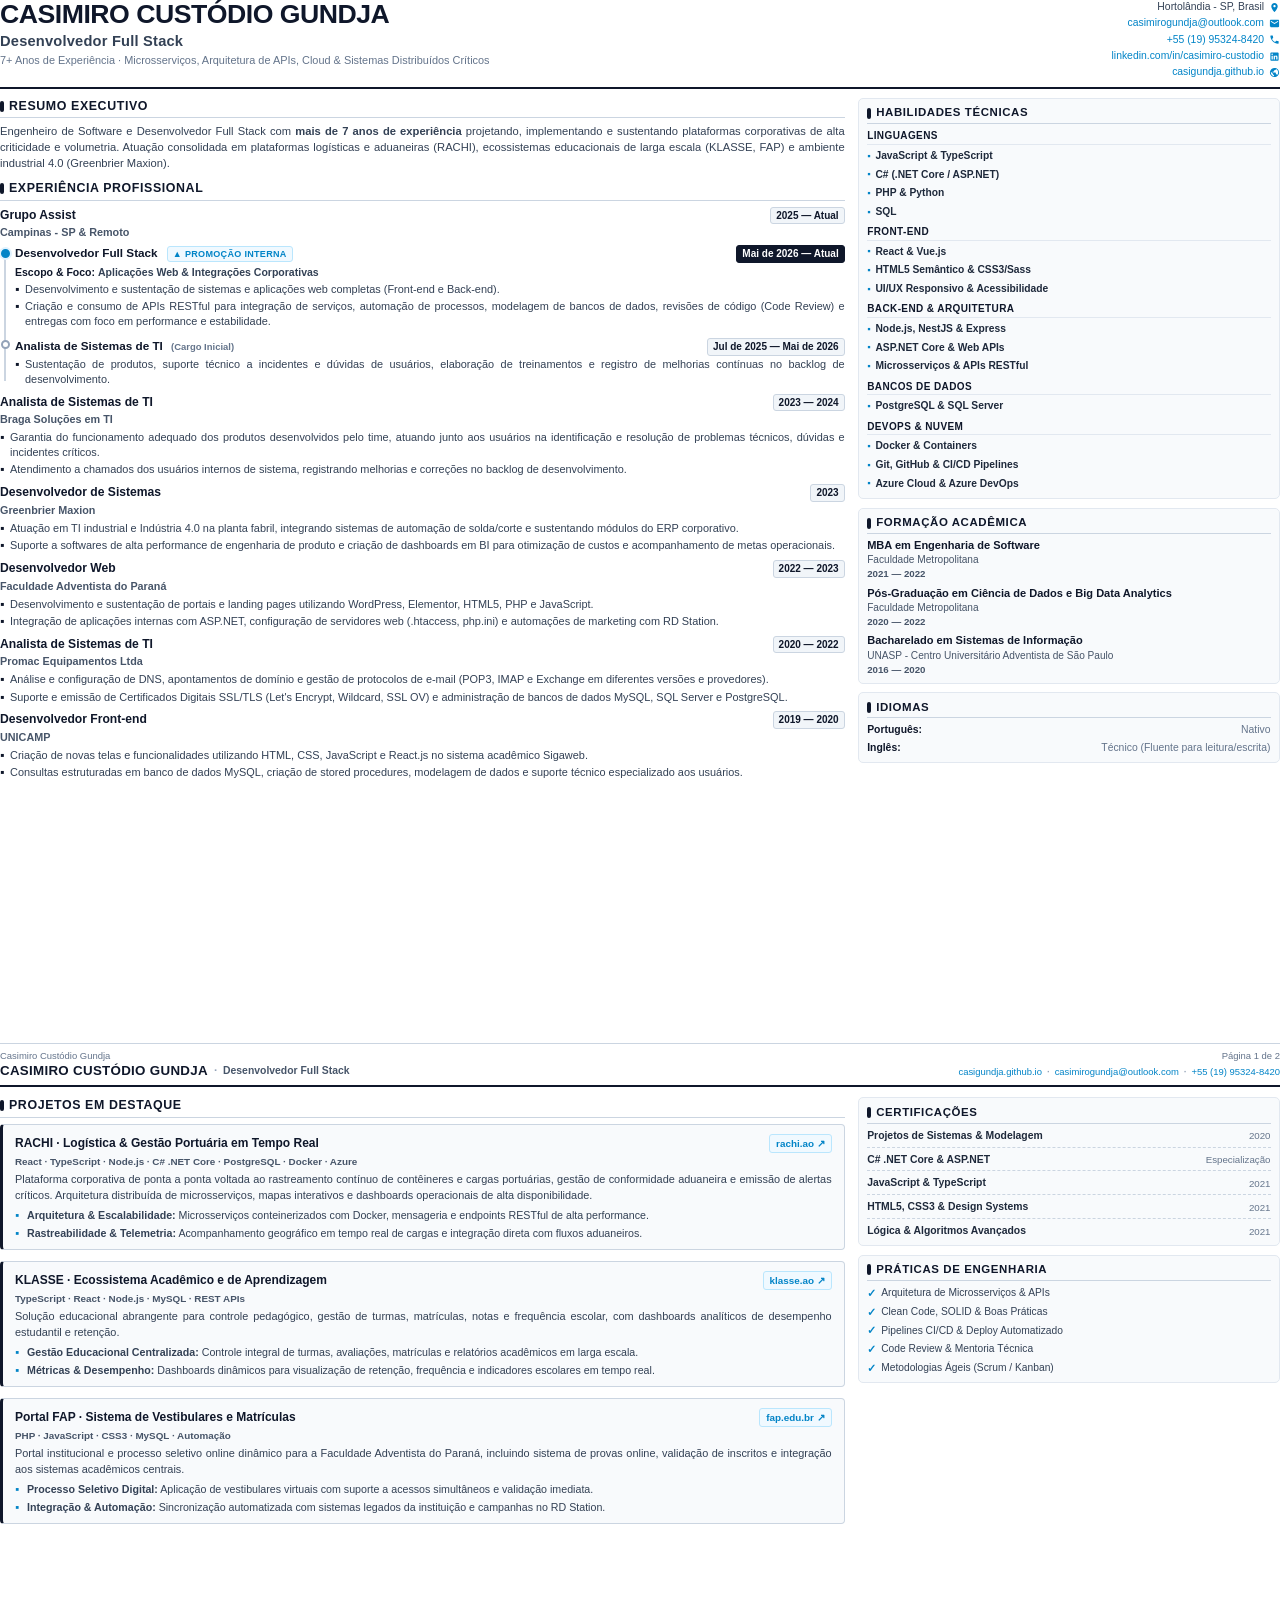
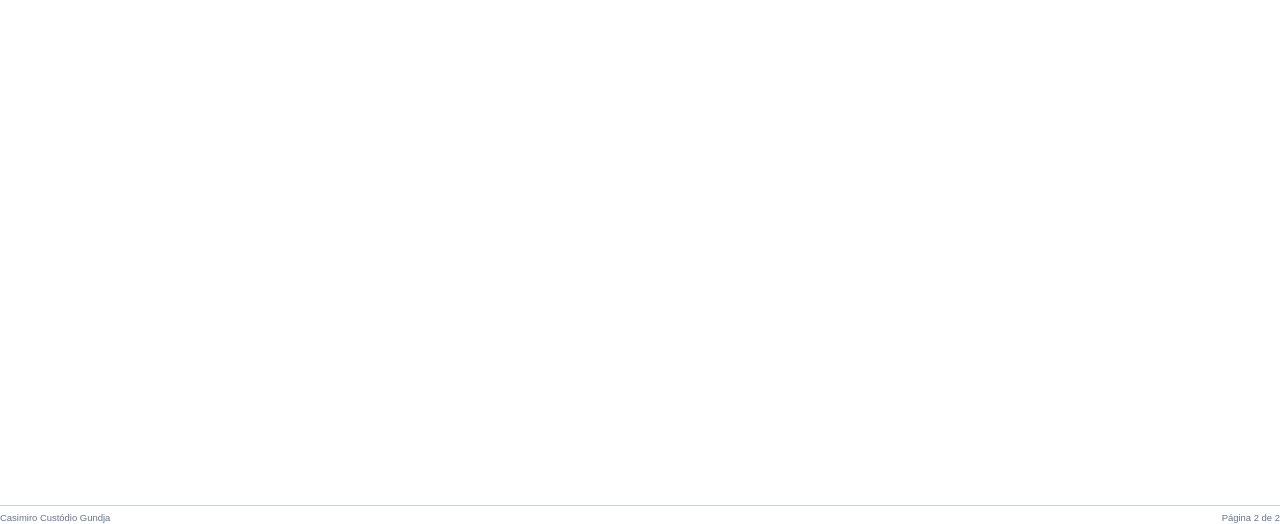
<file: curriculo.html>
<!DOCTYPE html>
<html lang="pt-BR">
<head>
  <meta charset="UTF-8">
  <title>Currículo - Casimiro Custódio Gundja</title>
  <style>
    @page {
      size: A4 portrait;
      margin: 8mm 10mm 8mm 10mm;
    }

    * {
      box-sizing: border-box;
      margin: 0;
      padding: 0;
      -webkit-print-color-adjust: exact !important;
      print-color-adjust: exact !important;
    }

    body {
      font-family: -apple-system, BlinkMacSystemFont, "Segoe UI", Roboto, "Helvetica Neue", Arial, sans-serif;
      color: #1e293b;
      background-color: #ffffff;
      font-size: 8.6pt;
      line-height: 1.38;
    }

    /* LINKS EM AZUL */
    a {
      color: #0284c7;
      text-decoration: none;
    }

    a:hover {
      text-decoration: underline;
    }

    .page {
      width: 100%;
      height: 281mm; /* Altura exata para A4 com margens de 8mm */
      box-sizing: border-box;
      position: relative;
      overflow: hidden;
      display: flex;
      flex-direction: column;
    }

    .page-break {
      page-break-after: always;
      break-after: page;
    }

    /* HEADER PAGE 1 */
    .header-p1 {
      border-bottom: 2.5px solid #0f172a;
      padding-bottom: 7px;
      margin-bottom: 9px;
      display: flex;
      justify-content: space-between;
      align-items: flex-start;
    }

    .header-main h1 {
      font-size: 20pt;
      font-weight: 800;
      color: #0f172a;
      letter-spacing: -0.5px;
      line-height: 1.05;
      text-transform: uppercase;
    }

    .header-main .title {
      font-size: 11pt;
      font-weight: 700;
      color: #334155;
      margin-top: 2.5px;
      letter-spacing: 0.2px;
    }

    .header-main .subtitle {
      font-size: 8.2pt;
      color: #64748b;
      margin-top: 2px;
      font-weight: 500;
    }

    .header-contact {
      text-align: right;
      font-size: 7.8pt;
      color: #334155;
      display: flex;
      flex-direction: column;
      gap: 2px;
    }

    .header-contact .item {
      display: flex;
      align-items: center;
      justify-content: flex-end;
      gap: 5px;
    }

    .header-contact svg {
      width: 11px;
      height: 11px;
      fill: #0284c7;
      flex-shrink: 0;
    }

    /* HEADER PAGE 2 */
    .header-p2 {
      border-bottom: 2px solid #0f172a;
      padding-bottom: 5px;
      margin-bottom: 10px;
      display: flex;
      justify-content: space-between;
      align-items: center;
    }

    .header-p2-left {
      display: flex;
      align-items: center;
      gap: 6px;
      white-space: nowrap;
    }

    .header-p2-title {
      font-size: 10pt;
      font-weight: 800;
      color: #0f172a;
      text-transform: uppercase;
      letter-spacing: 0.3px;
      white-space: nowrap;
    }

    .header-p2-sep {
      color: #94a3b8;
      font-weight: 700;
    }

    .header-p2-role {
      font-size: 7.8pt;
      color: #475569;
      font-weight: 600;
      white-space: nowrap;
    }

    .header-p2-contact {
      font-size: 7.1pt;
      color: #475569;
      display: flex;
      gap: 5px;
      white-space: nowrap;
    }

    /* GRID LAYOUT */
    .container {
      display: grid;
      grid-template-columns: 2fr 1fr;
      gap: 13px;
      flex: 1;
    }

    .main-col {
      display: flex;
      flex-direction: column;
      gap: 8.5px;
    }

    .side-col {
      display: flex;
      flex-direction: column;
      gap: 8.5px;
    }

    /* SECTION TITLES */
    .section-title {
      font-size: 9.3pt;
      font-weight: 800;
      text-transform: uppercase;
      letter-spacing: 0.6px;
      color: #0f172a;
      border-bottom: 1.5px solid #cbd5e1;
      padding-bottom: 2.5px;
      margin-bottom: 6px;
      display: flex;
      align-items: center;
      gap: 5px;
    }

    .section-title::before {
      content: "";
      display: inline-block;
      width: 4px;
      height: 11px;
      background-color: #0f172a;
      border-radius: 2px;
    }

    /* SUMMARY */
    .summary-text {
      text-align: justify;
      color: #334155;
      font-size: 8.4pt;
      line-height: 1.4;
    }

    /* EXPERIENCES */
    .experience-list {
      display: flex;
      flex-direction: column;
      gap: 7px;
    }

    .job-card {
      page-break-inside: avoid;
    }

    .job-header {
      display: flex;
      justify-content: space-between;
      align-items: baseline;
      margin-bottom: 1px;
    }

    .job-role {
      font-size: 9.1pt;
      font-weight: 700;
      color: #0f172a;
    }

    .job-badge-promo {
      font-size: 6.8pt;
      font-weight: 700;
      text-transform: uppercase;
      letter-spacing: 0.3px;
      background: #0f172a;
      color: #ffffff;
      border: 1px solid #0f172a;
      padding: 1px 5px;
      border-radius: 3px;
      margin-left: 5px;
      vertical-align: middle;
    }

    .job-period {
      font-size: 7.5pt;
      font-weight: 600;
      color: #0f172a;
      background: #f1f5f9;
      padding: 1px 5px;
      border-radius: 3px;
      border: 1px solid #cbd5e1;
    }

    .job-company {
      font-size: 8.1pt;
      font-weight: 600;
      color: #475569;
      margin-bottom: 3px;
    }

    /* BULLET LIST */
    .job-bullets {
      list-style: none;
      display: flex;
      flex-direction: column;
      gap: 2.5px;
    }

    .job-bullets li {
      position: relative;
      padding-left: 10px;
      font-size: 8.2pt;
      color: #334155;
      line-height: 1.35;
      text-align: justify;
    }

    .job-bullets li::before {
      content: "▪";
      position: absolute;
      left: 0;
      color: #0f172a;
      font-size: 9pt;
      line-height: 1.2;
    }

    /* STACK ROW */
    .job-stack {
      font-size: 7.4pt;
      color: #334155;
      background: #f8fafc;
      border-left: 2.5px solid #0f172a;
      padding: 2px 6px;
      border-radius: 0 3px 3px 0;
      margin-top: 3px;
      font-weight: 500;
      border-top: 1px solid #f1f5f9;
      border-right: 1px solid #f1f5f9;
      border-bottom: 1px solid #f1f5f9;
    }

    .job-stack strong {
      color: #0f172a;
      font-weight: 700;
    }

    /* TIMELINE EVOLUÇÃO DE CARREIRA */
    .career-timeline {
      position: relative;
      margin-top: 5px;
      padding-left: 15px;
    }

    .career-timeline::before {
      content: "";
      position: absolute;
      left: 4px;
      top: 6px;
      bottom: 6px;
      width: 2px;
      background: #cbd5e1;
    }

    .timeline-step {
      position: relative;
    }

    .timeline-step + .timeline-step {
      margin-top: 8px;
      padding-top: 2px;
    }

    .timeline-step::before {
      content: "";
      position: absolute;
      left: -15px;
      margin-left: 0.5px;
      top: 3.5px;
      width: 9px;
      height: 9px;
      border-radius: 50%;
      background: #ffffff;
      border: 2px solid #94a3b8;
      box-sizing: border-box;
    }

    .timeline-step.active::before {
      background: #0284c7;
      border-color: #0284c7;
      box-shadow: 0 0 0 2px #e0f2fe;
    }

    .timeline-step .job-role {
      font-size: 8.8pt;
    }

    .promo-indicator {
      display: inline-flex;
      align-items: center;
      gap: 2px;
      font-size: 6.8pt;
      font-weight: 700;
      color: #0284c7;
      background: #f0f9ff;
      border: 1px solid #bae6fd;
      padding: 0.5px 5px;
      border-radius: 3px;
      margin-left: 6px;
      text-transform: uppercase;
      letter-spacing: 0.3px;
      vertical-align: middle;
    }

    /* SIDEBAR CARDS */
    .side-block {
      background: #f8fafc;
      border: 1px solid #e2e8f0;
      border-radius: 5px;
      padding: 6.5px 8.5px;
      page-break-inside: avoid;
    }

    .side-block .section-title {
      font-size: 8.6pt;
      margin-bottom: 5px;
      padding-bottom: 2px;
    }

    /* HABILIDADES TÉCNICAS (ESTILO IDÊNTICO A CERTIFICAÇÕES) */
    .skills-category-title {
      font-size: 7.5pt;
      font-weight: 800;
      color: #0f172a;
      text-transform: uppercase;
      letter-spacing: 0.4px;
      margin-top: 5px;
      margin-bottom: 3px;
      padding-bottom: 1px;
      border-bottom: 1px solid #e2e8f0;
    }

    .skills-category-title:first-of-type {
      margin-top: 0;
    }

    .skills-list {
      list-style: none;
      display: flex;
      flex-direction: column;
      gap: 2.5px;
      margin-bottom: 4px;
    }

    .skills-list:last-child {
      margin-bottom: 0;
    }

    .skill-item {
      font-size: 7.7pt;
      color: #334155;
      display: flex;
      align-items: center;
      gap: 5px;
      padding: 1px 0;
    }

    .skill-item::before {
      content: "▪";
      color: #0284c7;
      font-size: 7pt;
      flex-shrink: 0;
    }

    .skill-name {
      font-weight: 600;
      color: #1e293b;
    }

    /* PROJECTS */
    .project-card {
      background: #f8fafc;
      border: 1px solid #cbd5e1;
      border-left: 3.5px solid #0f172a;
      padding: 9px 12px;
      border-radius: 4px;
      margin-bottom: 11px;
      page-break-inside: avoid;
    }

    .project-card:last-child {
      margin-bottom: 0;
    }

    .project-name {
      font-weight: 700;
      font-size: 9pt;
      color: #0f172a;
      display: flex;
      justify-content: space-between;
      align-items: center;
    }

    /* LINK EM AZUL NOS PROJETOS */
    .project-url {
      font-size: 7.4pt;
      font-weight: 600;
      color: #0284c7;
      background: #f0f9ff;
      border: 1px solid #bae6fd;
      padding: 1.5px 6px;
      border-radius: 3px;
      text-decoration: none;
      white-space: nowrap;
      flex-shrink: 0;
    }

    .project-url:hover {
      background: #e0f2fe;
      text-decoration: underline;
    }

    .project-tech {
      font-size: 7.4pt;
      color: #475569;
      font-weight: 600;
      margin-top: 2px;
      margin-bottom: 4px;
    }

    .project-desc {
      font-size: 8.2pt;
      color: #334155;
      margin-top: 2px;
      line-height: 1.42;
      text-align: justify;
    }

    .project-highlights {
      list-style: none;
      margin-top: 5px;
      display: flex;
      flex-direction: column;
      gap: 3px;
    }

    .project-highlights li {
      position: relative;
      padding-left: 12px;
      font-size: 8pt;
      color: #334155;
      line-height: 1.35;
      text-align: justify;
    }

    .project-highlights li::before {
      content: "▪";
      position: absolute;
      left: 0;
      color: #0284c7;
      font-size: 8.5pt;
    }

    .project-title-group {
      display: flex;
      align-items: center;
      gap: 6px;
      flex-wrap: wrap;
    }

    .status-badge {
      font-size: 6.6pt;
      font-weight: 700;
      padding: 1px 5px;
      border-radius: 3px;
      letter-spacing: 0.2px;
      text-transform: uppercase;
      white-space: nowrap;
    }

    .status-active {
      color: #0369a1;
      background: #e0f2fe;
      border: 1px solid #7dd3fc;
    }

    .status-done {
      color: #475569;
      background: #f1f5f9;
      border: 1px solid #cbd5e1;
    }

    .project-card.project-ongoing {
      border-left-color: #0284c7;
      background: #f8fafc;
    }

    .projects-divider {
      display: flex;
      align-items: center;
      gap: 8px;
      margin: 10px 0 9px;
      font-size: 7pt;
      font-weight: 700;
      color: #64748b;
      text-transform: uppercase;
      letter-spacing: 0.4px;
    }

    .projects-divider::before,
    .projects-divider::after {
      content: "";
      flex: 1;
      height: 1px;
      background: #e2e8f0;
    }

    /* EDUCATION */
    .edu-item {
      margin-bottom: 6px;
    }

    .edu-item:last-child {
      margin-bottom: 0;
    }

    .edu-degree {
      font-size: 8.3pt;
      font-weight: 700;
      color: #0f172a;
      line-height: 1.2;
    }

    .edu-school {
      font-size: 7.6pt;
      color: #475569;
      margin-top: 1px;
    }

    .edu-date {
      font-size: 7.3pt;
      color: #475569;
      font-weight: 600;
    }

    /* CERTIFICATIONS */
    .cert-list {
      list-style: none;
      display: flex;
      flex-direction: column;
      gap: 5px;
    }

    .cert-item {
      font-size: 7.8pt;
      color: #334155;
      display: flex;
      justify-content: space-between;
      align-items: center;
      border-bottom: 1px dashed #cbd5e1;
      padding-bottom: 3.5px;
    }

    .cert-item:last-child {
      border-bottom: none;
      padding-bottom: 0;
    }

    .cert-name {
      font-weight: 600;
      color: #1e293b;
    }

    .cert-year {
      font-size: 7.3pt;
      color: #64748b;
    }

    /* LANGUAGES */
    .lang-item {
      display: flex;
      justify-content: space-between;
      font-size: 7.8pt;
      margin-bottom: 3px;
    }

    .lang-item:last-child {
      margin-bottom: 0;
    }

    .lang-name {
      font-weight: 600;
      color: #0f172a;
    }

    .lang-level {
      color: #64748b;
      font-weight: 500;
    }

    /* PRACTICES */
    .practice-list {
      list-style: none;
      display: flex;
      flex-direction: column;
      gap: 4px;
    }

    .practice-item {
      font-size: 7.7pt;
      color: #334155;
      display: flex;
      align-items: center;
      gap: 5px;
    }

    .practice-bullet {
      color: #0284c7;
      font-weight: 800;
      font-size: 8pt;
    }

    /* PILLS / HIGHLIGHTS */
    .diff-list {
      display: flex;
      flex-direction: column;
      gap: 2.5px;
    }

    .diff-item {
      font-size: 7.7pt;
      color: #334155;
      display: flex;
      align-items: flex-start;
      gap: 4px;
    }

    .diff-bullet {
      color: #0f172a;
      font-weight: 800;
    }

    .page-footer {
      margin-top: auto;
      padding-top: 5px;
      border-top: 1px solid #cbd5e1;
      font-size: 7.1pt;
      color: #64748b;
      display: flex;
      justify-content: space-between;
      align-items: center;
    }
  </style>
</head>
<body>

  <!-- ==================== PÁGINA 1 ==================== -->
  <div class="page page-break">
    
    <!-- HEADER -->
    <header class="header-p1">
      <div class="header-main">
        <h1>Casimiro Custódio Gundja</h1>
        <div class="title">Desenvolvedor Full Stack</div>
        <div class="subtitle">7+ Anos de Experiência · Microsserviços, Arquitetura de APIs, Cloud & Sistemas Distribuídos Críticos</div>
      </div>
      <div class="header-contact">
        <div class="item">
          <span>Hortolândia - SP, Brasil</span>
          <svg viewBox="0 0 24 24"><path d="M12 2C8.13 2 5 5.13 5 9c0 5.25 7 13 7 13s7-7.75 7-13c0-3.87-3.13-7-7-7zm0 9.5c-1.38 0-2.5-1.12-2.5-2.5s1.12-2.5 2.5-2.5 2.5 1.12 2.5 2.5-1.12 2.5-2.5 2.5z"/></svg>
        </div>
        <div class="item">
          <a href="mailto:casimirogundja@outlook.com">casimirogundja@outlook.com</a>
          <svg viewBox="0 0 24 24"><path d="M20 4H4c-1.1 0-1.99.9-1.99 2L2 18c0 1.1.9 2 2 2h16c1.1 0 2-.9 2-2V6c0-1.1-.9-2-2-2zm0 4l-8 5-8-5V6l8 5 8-5v2z"/></svg>
        </div>
        <div class="item">
          <a href="https://wa.me/5519953248420">+55 (19) 95324-8420</a>
          <svg viewBox="0 0 24 24"><path d="M6.62 10.79c1.44 2.83 3.76 5.14 6.59 6.59l2.2-2.2c.27-.27.67-.36 1.02-.24 1.12.37 2.33.57 3.57.57.55 0 1 .45 1 1V20c0 .55-.45 1-1 1-9.39 0-17-7.61-17-17 0-.55.45-1 1-1h3.5c.55 0 1 .45 1 1 0 1.25.2 2.45.57 3.57.11.35.03.74-.25 1.02l-2.2 2.2z"/></svg>
        </div>
        <div class="item">
          <a href="https://www.linkedin.com/in/casimiro-custodio-101770106/" target="_blank">linkedin.com/in/casimiro-custodio</a>
          <svg viewBox="0 0 24 24"><path d="M19 3a2 2 0 0 1 2 2v14a2 2 0 0 1-2 2H5a2 2 0 0 1-2-2V5a2 2 0 0 1 2-2h14m-.5 15.5v-5.3a3.26 3.26 0 0 0-3.26-3.26c-.85 0-1.84.52-2.28 1.3v-1.11h-2.79v8.37h2.79v-4.93c0-.77.62-1.4 1.39-1.4a1.4 1.4 0 0 1 1.4 1.4v4.93h2.75M6.88 8.56a1.68 1.68 0 0 0 1.68-1.68c0-.93-.75-1.69-1.68-1.69a1.69 1.69 0 0 0-1.69 1.69c0 .93.76 1.68 1.69 1.68m1.39 9.94v-8.37H5.5v8.37h2.77z"/></svg>
        </div>
        <div class="item">
          <a href="https://casigundja.github.io/" target="_blank">casigundja.github.io</a>
          <svg viewBox="0 0 24 24"><path d="M12 2C6.48 2 2 6.48 2 12s4.48 10 10 10 10-4.48 10-10S17.52 2 12 2zm-1 17.93c-3.95-.49-7-3.85-7-7.93 0-.62.08-1.21.21-1.79L9 15v1c0 1.1.9 2 2 2v1.93zm6.9-2.54c-.26-.81-1-1.39-1.9-1.39h-1v-3c0-.55-.45-1-1-1H8v-2h2c.55 0 1-.45 1-1V7h2c1.1 0 2-.9 2-2v-.41c2.93 1.19 5 4.06 5 7.41 0 2.08-.8 3.97-2.1 5.39z"/></svg>
        </div>
      </div>
    </header>

    <!-- GRID P1 -->
    <div class="container">
      
      <!-- MAIN P1 -->
      <main class="main-col">
        
        <!-- RESUMO -->
        <section>
          <h2 class="section-title">Resumo Executivo</h2>
          <p class="summary-text">
            Engenheiro de Software e Desenvolvedor Full Stack com <strong>mais de 7 anos de experiência</strong> projetando, implementando e sustentando plataformas corporativas de alta criticidade e volumetria. Atuação consolidada em plataformas logísticas e aduaneiras (RACHI), ecossistemas educacionais de larga escala (KLASSE, FAP) e ambiente industrial 4.0 (Greenbrier Maxion).
          </p>
        </section>

        <!-- EXPERIÊNCIAS PRINCIPAIS -->
        <section>
          <h2 class="section-title">Experiência Profissional</h2>
          <div class="experience-list">
            
            <!-- GRUPO ASSIST -->
            <article class="job-card">
              <div class="job-header">
                <span class="job-role">Grupo Assist</span>
                <span class="job-period">2025 — Atual</span>
              </div>
              <div class="job-company">Campinas - SP & Remoto</div>
              
              <!-- TIMELINE DE EVOLUÇÃO -->
              <div class="career-timeline">
                
                <!-- CARGO ATUAL -->
                <div class="timeline-step active">
                  <div class="job-header">
                    <div>
                      <span class="job-role">Desenvolvedor Full Stack</span>
                      <span class="promo-indicator">▲ Promoção Interna</span>
                    </div>
                    <span class="job-period" style="background:#0f172a; border-color:#0f172a; color:#ffffff;">Mai de 2026 — Atual</span>
                  </div>
                  <div style="font-size: 7.9pt; font-weight: 700; color: #0f172a; margin: 2px 0 2px;">
                    Escopo & Foco: <span style="font-weight: 600; color: #334155;">Aplicações Web & Integrações Corporativas</span>
                  </div>
                  <ul class="job-bullets">
                    <li>Desenvolvimento e sustentação de sistemas e aplicações web completas (Front-end e Back-end).</li>
                    <li>Criação e consumo de APIs RESTful para integração de serviços, automação de processos, modelagem de bancos de dados, revisões de código (Code Review) e entregas com foco em performance e estabilidade.</li>
                  </ul>
                </div>

                <!-- CARGO ANTERIOR -->
                <div class="timeline-step">
                  <div class="job-header">
                    <div>
                      <span class="job-role">Analista de Sistemas de TI</span>
                      <span style="font-size: 7.1pt; color: #64748b; font-weight: 600; margin-left: 5px;">(Cargo Inicial)</span>
                    </div>
                    <span class="job-period">Jul de 2025 — Mai de 2026</span>
                  </div>
                  <ul class="job-bullets">
                    <li>Sustentação de produtos, suporte técnico a incidentes e dúvidas de usuários, elaboração de treinamentos e registro de melhorias contínuas no backlog de desenvolvimento.</li>
                  </ul>
                </div>

              </div>
            </article>

            <!-- BRAGA SOLUÇÕES EM TI -->
            <article class="job-card">
              <div class="job-header">
                <span class="job-role">Analista de Sistemas de TI</span>
                <span class="job-period">2023 — 2024</span>
              </div>
              <div class="job-company">Braga Soluções em TI</div>
              <ul class="job-bullets">
                <li>Garantia do funcionamento adequado dos produtos desenvolvidos pelo time, atuando junto aos usuários na identificação e resolução de problemas técnicos, dúvidas e incidentes críticos.</li>
                <li>Atendimento a chamados dos usuários internos de sistema, registrando melhorias e correções no backlog de desenvolvimento.</li>
              </ul>
            </article>

            <!-- GREENBRIER MAXION -->
            <article class="job-card">
              <div class="job-header">
                <span class="job-role">Desenvolvedor de Sistemas</span>
                <span class="job-period">2023</span>
              </div>
              <div class="job-company">Greenbrier Maxion</div>
              <ul class="job-bullets">
                <li>Atuação em TI industrial e Indústria 4.0 na planta fabril, integrando sistemas de automação de solda/corte e sustentando módulos do ERP corporativo.</li>
                <li>Suporte a softwares de alta performance de engenharia de produto e criação de dashboards em BI para otimização de custos e acompanhamento de metas operacionais.</li>
              </ul>
            </article>

            <!-- FACULDADE ADVENTISTA DO PARANÁ -->
            <article class="job-card">
              <div class="job-header">
                <span class="job-role">Desenvolvedor Web</span>
                <span class="job-period">2022 — 2023</span>
              </div>
              <div class="job-company">Faculdade Adventista do Paraná</div>
              <ul class="job-bullets">
                <li>Desenvolvimento e sustentação de portais e landing pages utilizando WordPress, Elementor, HTML5, PHP e JavaScript.</li>
                <li>Integração de aplicações internas com ASP.NET, configuração de servidores web (.htaccess, php.ini) e automações de marketing com RD Station.</li>
              </ul>
            </article>

            <!-- PROMAC EQUIPAMENTOS -->
            <article class="job-card">
              <div class="job-header">
                <span class="job-role">Analista de Sistemas de TI</span>
                <span class="job-period">2020 — 2022</span>
              </div>
              <div class="job-company">Promac Equipamentos Ltda</div>
              <ul class="job-bullets">
                <li>Análise e configuração de DNS, apontamentos de domínio e gestão de protocolos de e-mail (POP3, IMAP e Exchange em diferentes versões e provedores).</li>
                <li>Suporte e emissão de Certificados Digitais SSL/TLS (Let's Encrypt, Wildcard, SSL OV) e administração de bancos de dados MySQL, SQL Server e PostgreSQL.</li>
              </ul>
            </article>

            <!-- UNICAMP -->
            <article class="job-card">
              <div class="job-header">
                <span class="job-role">Desenvolvedor Front-end</span>
                <span class="job-period">2019 — 2020</span>
              </div>
              <div class="job-company">UNICAMP</div>
              <ul class="job-bullets">
                <li>Criação de novas telas e funcionalidades utilizando HTML, CSS, JavaScript e React.js no sistema acadêmico Sigaweb.</li>
                <li>Consultas estruturadas em banco de dados MySQL, criação de stored procedures, modelagem de dados e suporte técnico especializado aos usuários.</li>
              </ul>
            </article>

          </div>
        </section>

      </main>

      <!-- SIDEBAR P1 (HABILIDADES TÉCNICAS NO FORMATO DE CERTIFICAÇÕES) -->
      <aside class="side-col">
        
        <div class="side-block">
          <h2 class="section-title">Habilidades Técnicas</h2>
          
          <!-- LINGUAGENS -->
          <div class="skills-category-title">Linguagens</div>
          <ul class="skills-list">
            <li class="skill-item"><span class="skill-name">JavaScript &amp; TypeScript</span></li>
            <li class="skill-item"><span class="skill-name">C# (.NET Core / ASP.NET)</span></li>
            <li class="skill-item"><span class="skill-name">PHP &amp; Python</span></li>
            <li class="skill-item"><span class="skill-name">SQL</span></li>
          </ul>

          <!-- FRONT-END -->
          <div class="skills-category-title">Front-end</div>
          <ul class="skills-list">
            <li class="skill-item"><span class="skill-name">React &amp; Vue.js</span></li>
            <li class="skill-item"><span class="skill-name">HTML5 Semântico &amp; CSS3/Sass</span></li>
            <li class="skill-item"><span class="skill-name">UI/UX Responsivo &amp; Acessibilidade</span></li>
          </ul>

          <!-- BACK-END & ARQUITETURA -->
          <div class="skills-category-title">Back-end &amp; Arquitetura</div>
          <ul class="skills-list">
            <li class="skill-item"><span class="skill-name">Node.js, NestJS &amp; Express</span></li>
            <li class="skill-item"><span class="skill-name">ASP.NET Core &amp; Web APIs</span></li>
            <li class="skill-item"><span class="skill-name">Microsserviços &amp; APIs RESTful</span></li>
          </ul>

          <!-- BANCOS DE DADOS -->
          <div class="skills-category-title">Bancos de Dados</div>
          <ul class="skills-list">
            <li class="skill-item"><span class="skill-name">PostgreSQL &amp; SQL Server</span></li>
          </ul>

          <!-- DEVOPS & FERRAMENTAS -->
          <div class="skills-category-title">DevOps &amp; Nuvem</div>
          <ul class="skills-list">
            <li class="skill-item"><span class="skill-name">Docker &amp; Containers</span></li>
            <li class="skill-item"><span class="skill-name">Git, GitHub &amp; CI/CD Pipelines</span></li>
            <li class="skill-item"><span class="skill-name">Azure Cloud &amp; Azure DevOps</span></li>
          </ul>

        </div>

        <!-- FORMAÇÃO ACADÊMICA -->
        <div class="side-block">
          <h2 class="section-title">Formação Acadêmica</h2>
          
          <div class="edu-item">
            <div class="edu-degree">MBA em Engenharia de Software</div>
            <div class="edu-school">Faculdade Metropolitana</div>
            <div class="edu-date">2021 — 2022</div>
          </div>

          <div class="edu-item">
            <div class="edu-degree">Pós-Graduação em Ciência de Dados e Big Data Analytics</div>
            <div class="edu-school">Faculdade Metropolitana</div>
            <div class="edu-date">2020 — 2022</div>
          </div>

          <div class="edu-item">
            <div class="edu-degree">Bacharelado em Sistemas de Informação</div>
            <div class="edu-school">UNASP - Centro Universitário Adventista de São Paulo</div>
            <div class="edu-date">2016 — 2020</div>
          </div>
        </div>

        <!-- IDIOMAS -->
        <div class="side-block">
          <h2 class="section-title">Idiomas</h2>
          <div class="lang-item">
            <span class="lang-name">Português:</span>
            <span class="lang-level">Nativo</span>
          </div>
          <div class="lang-item">
            <span class="lang-name">Inglês:</span>
            <span class="lang-level">Técnico (Fluente para leitura/escrita)</span>
          </div>
        </div>

      </aside>

    </div>

    <!-- FOOTER P1 -->
    <footer class="page-footer">
      <span>Casimiro Custódio Gundja</span>
      <span>Página 1 de 2</span>
    </footer>

  </div>


  <!-- ==================== PÁGINA 2 ==================== -->
  <div class="page">
    
    <!-- HEADER P2 -->
    <header class="header-p2">
      <div class="header-p2-left">
        <span class="header-p2-title">Casimiro Custódio Gundja</span>
        <span class="header-p2-sep">·</span>
        <span class="header-p2-role">Desenvolvedor Full Stack</span>
      </div>
      <div class="header-p2-contact">
        <a href="https://casigundja.github.io/" target="_blank">casigundja.github.io</a>
        <span class="header-p2-sep">·</span>
        <a href="mailto:casimirogundja@outlook.com">casimirogundja@outlook.com</a>
        <span class="header-p2-sep">·</span>
        <a href="https://wa.me/5519953248420">+55 (19) 95324-8420</a>
      </div>
    </header>

    <!-- GRID P2 -->
    <div class="container">
      
      <!-- MAIN P2 -->
      <main class="main-col">

        <!-- PROJETOS EM DESTAQUE -->
        <section>
          <h2 class="section-title">Projetos em Destaque</h2>
          
          <!-- PROJETOS EM DESTAQUE -->
          <div class="project-card">
            <div class="project-name">
              <div class="project-title-group">
                <span>RACHI · Logística &amp; Gestão Portuária em Tempo Real</span>
              </div>
              <a href="https://rachi.ao" target="_blank" class="project-url">rachi.ao ↗</a>
            </div>
            <div class="project-tech">React · TypeScript · Node.js · C# .NET Core · PostgreSQL · Docker · Azure</div>
            <div class="project-desc">
              Plataforma corporativa de ponta a ponta voltada ao rastreamento contínuo de contêineres e cargas portuárias, gestão de conformidade aduaneira e emissão de alertas críticos. Arquitetura distribuída de microsserviços, mapas interativos e dashboards operacionais de alta disponibilidade.
            </div>
            <ul class="project-highlights">
              <li><strong>Arquitetura &amp; Escalabilidade:</strong> Microsserviços conteinerizados com Docker, mensageria e endpoints RESTful de alta performance.</li>
              <li><strong>Rastreabilidade &amp; Telemetria:</strong> Acompanhamento geográfico em tempo real de cargas e integração direta com fluxos aduaneiros.</li>
            </ul>
          </div>

          <!-- PROJETOS CONCLUÍDOS -->
          <div class="project-card">
            <div class="project-name">
              <span>KLASSE · Ecossistema Acadêmico e de Aprendizagem</span>
              <a href="https://klasse.ao/" target="_blank" class="project-url">klasse.ao ↗</a>
            </div>
            <div class="project-tech">TypeScript · React · Node.js · MySQL · REST APIs</div>
            <div class="project-desc">
              Solução educacional abrangente para controle pedagógico, gestão de turmas, matrículas, notas e frequência escolar, com dashboards analíticos de desempenho estudantil e retenção.
            </div>
            <ul class="project-highlights">
              <li><strong>Gestão Educacional Centralizada:</strong> Controle integral de turmas, avaliações, matrículas e relatórios acadêmicos em larga escala.</li>
              <li><strong>Métricas &amp; Desempenho:</strong> Dashboards dinâmicos para visualização de retenção, frequência e indicadores escolares em tempo real.</li>
            </ul>
          </div>

          <div class="project-card">
            <div class="project-name">
              <span>Portal FAP · Sistema de Vestibulares e Matrículas</span>
              <a href="https://faculdadeadventista.edu.br/" target="_blank" class="project-url">fap.edu.br ↗</a>
            </div>
            <div class="project-tech">PHP · JavaScript · CSS3 · MySQL · Automação</div>
            <div class="project-desc">
              Portal institucional e processo seletivo online dinâmico para a Faculdade Adventista do Paraná, incluindo sistema de provas online, validação de inscritos e integração aos sistemas acadêmicos centrais.
            </div>
            <ul class="project-highlights">
              <li><strong>Processo Seletivo Digital:</strong> Aplicação de vestibulares virtuais com suporte a acessos simultâneos e validação imediata.</li>
              <li><strong>Integração &amp; Automação:</strong> Sincronização automatizada com sistemas legados da instituição e campanhas no RD Station.</li>
            </ul>
          </div>
        </section>

      </main>

      <!-- SIDEBAR P2 -->
      <aside class="side-col">

        <!-- CERTIFICAÇÕES -->
        <div class="side-block">
          <h2 class="section-title">Certificações</h2>
          <ul class="cert-list">
            <li class="cert-item">
              <span class="cert-name">Projetos de Sistemas & Modelagem</span>
              <span class="cert-year">2020</span>
            </li>
            <li class="cert-item">
              <span class="cert-name">C# .NET Core & ASP.NET</span>
              <span class="cert-year">Especialização</span>
            </li>
            <li class="cert-item">
              <span class="cert-name">JavaScript & TypeScript</span>
              <span class="cert-year">2021</span>
            </li>
            <li class="cert-item">
              <span class="cert-name">HTML5, CSS3 & Design Systems</span>
              <span class="cert-year">2021</span>
            </li>
            <li class="cert-item">
              <span class="cert-name">Lógica & Algoritmos Avançados</span>
              <span class="cert-year">2021</span>
            </li>
          </ul>
        </div>

        <!-- PRÁTICAS DE ENGENHARIA -->
        <div class="side-block">
          <h2 class="section-title">Práticas de Engenharia</h2>
          <ul class="practice-list">
            <li class="practice-item">
              <span class="practice-bullet">✓</span>
              <span>Arquitetura de Microsserviços &amp; APIs</span>
            </li>
            <li class="practice-item">
              <span class="practice-bullet">✓</span>
              <span>Clean Code, SOLID &amp; Boas Práticas</span>
            </li>
            <li class="practice-item">
              <span class="practice-bullet">✓</span>
              <span>Pipelines CI/CD &amp; Deploy Automatizado</span>
            </li>
            <li class="practice-item">
              <span class="practice-bullet">✓</span>
              <span>Code Review &amp; Mentoria Técnica</span>
            </li>
            <li class="practice-item">
              <span class="practice-bullet">✓</span>
              <span>Metodologias Ágeis (Scrum / Kanban)</span>
            </li>
          </ul>
        </div>

      </aside>

    </div>

    <!-- FOOTER P2 -->
    <footer class="page-footer">
      <span>Casimiro Custódio Gundja</span>
      <span>Página 2 de 2</span>
    </footer>

  </div>

</body>
</html>
</file>
<file: style.css>
/* ==========================================================================
   PORTFÓLIO CASIMIRO CUSTÓDIO GUNDJA
   Estilo Moderno Dark Premium - Inspirado na arquitetura de josnel20.github.io
   ========================================================================== */

:root {
  --ink: #f1f2ee;
  --muted: #a4a8a1;
  --blue: #1683ff;
  --blue-hover: #3b9bff;
  --blue-glow: rgba(22, 131, 255, 0.25);
  --line: #2b3029;
  --line-light: rgba(255, 255, 255, 0.12);
  --paper: #090b09;
  --dark: #090b09;
  --dark-alt: #0e120d;
  --card-bg: #141813;
  --max: 1180px;
  --font: "Segoe UI", -apple-system, BlinkMacSystemFont, Roboto, "Helvetica Neue", Arial, sans-serif;
}

* {
  box-sizing: border-box;
  margin: 0;
  padding: 0;
}

html {
  scroll-behavior: smooth;
  scroll-padding-top: 88px;
}

body {
  font: 16px/1.75 var(--font);
  color: var(--ink);
  background: var(--paper);
  -webkit-font-smoothing: antialiased;
  -moz-osx-font-smoothing: grayscale;
  overflow-x: hidden;
}

a {
  color: inherit;
  text-decoration: none;
  transition: color 0.2s, border-color 0.2s;
}

button {
  font: inherit;
  cursor: pointer;
  border: none;
  background: transparent;
}

h1,
h2,
h3,
h4,
p {
  margin: 0;
}

h1,
h2,
h3,
h4 {
  line-height: 1.25;
  color: #fff;
}

img {
  display: block;
  max-width: 100%;
}

::selection {
  background: rgba(22, 131, 255, 0.35);
  color: #fff;
}

:focus-visible {
  outline: 2px solid var(--blue);
  outline-offset: 4px;
}

.wrap {
  width: min(var(--max), calc(100% - 48px));
  margin-inline: auto;
}

.skip {
  position: fixed;
  top: -80px;
  left: 16px;
  background: #171c14;
  color: var(--ink);
  padding: 10px 16px;
  border-radius: 4px;
  z-index: 100;
  transition: top 0.2s;
}

.skip:focus {
  top: 12px;
}

/* ==========================================================================
   ELEMENTOS DE BOTÃO E AÇÕES
   ========================================================================== */

.btn {
  display: inline-flex;
  align-items: center;
  justify-content: center;
  gap: 8px;
  min-height: 46px;
  border: 1px solid var(--line);
  padding: 10px 24px;
  background: transparent;
  border-radius: 28px;
  font-size: 13px;
  font-weight: 600;
  letter-spacing: 0.02em;
  color: var(--ink);
  transition: all 0.2s ease;
}

.btn:hover {
  background: #191d16;
  border-color: #597797;
  color: #fff;
  transform: translateY(-1px);
}

.btn.primary {
  background: linear-gradient(135deg, #1683ff 0%, #0266d6 100%);
  border-color: #1683ff;
  color: #fff;
  box-shadow: 0 4px 16px rgba(22, 131, 255, 0.32);
}

.btn.primary:hover {
  background: linear-gradient(135deg, #2b92ff 0%, #1683ff 100%);
  border-color: #3b9bff;
  box-shadow: 0 6px 24px rgba(22, 131, 255, 0.48);
  transform: translateY(-2px);
}

.btn.outline-blue {
  background: rgba(255, 255, 255, 0.04);
  border: 1px solid rgba(56, 189, 248, 0.38);
  color: #f1f5f9;
  backdrop-filter: blur(8px);
  -webkit-backdrop-filter: blur(8px);
}

.btn.outline-blue svg {
  color: #38bdf8;
  transition: transform 0.2s ease;
}

.btn.outline-blue:hover {
  background: rgba(56, 189, 248, 0.12);
  border-color: #38bdf8;
  color: #fff;
  box-shadow: 0 4px 20px rgba(56, 189, 248, 0.22);
  transform: translateY(-2px);
}

.btn.outline-blue:hover svg {
  transform: scale(1.15) translateY(-1px);
}

.btn svg {
  width: 16px;
  height: 16px;
  flex-shrink: 0;
  vertical-align: middle;
}

.actions {
  display: flex;
  gap: 12px;
  flex-wrap: wrap;
}

.social-links {
  display: flex;
  flex-wrap: wrap;
  gap: 22px;
  font-size: 13.5px;
}

.social-links a {
  color: #c1c7d0;
  display: inline-flex;
  align-items: center;
  gap: 8px;
  transition: color 0.2s, transform 0.2s;
}

.social-links a svg {
  width: 16px;
  height: 16px;
  flex-shrink: 0;
  transition: transform 0.2s ease;
}

.social-links a:hover {
  color: var(--blue);
  transform: translateY(-1px);
}

.social-links a:hover svg {
  transform: scale(1.12);
  color: var(--blue);
}

.eyebrow {
  font-size: 11px;
  text-transform: uppercase;
  letter-spacing: 0.2em;
  font-weight: 700;
  color: var(--blue);
  margin-bottom: 14px;
}

.hero .eyebrow {
  color: #38bdf8;
  font-size: 11.5px;
  letter-spacing: 0.22em;
  font-weight: 700;
  margin-bottom: 12px;
  text-shadow: 0 0 20px rgba(56, 189, 248, 0.35);
}

.section-title {
  font-size: clamp(30px, 4vw, 38px);
  font-weight: 750;
  letter-spacing: -0.04em;
  margin-bottom: 38px;
}

.section {
  border-top: 1px solid var(--line);
  padding: 94px 0;
}

.muted {
  color: var(--muted);
}

/* ==========================================================================
   HEADER E NAVEGAÇÃO
   ========================================================================== */

header {
  position: fixed;
  inset: 0 0 auto;
  height: 90px;
  z-index: 30;
  color: #fff;
  transition: height 0.25s ease;
}

header::before {
  content: "";
  position: absolute;
  inset: 0;
  z-index: -1;
  pointer-events: none;
  opacity: 0;
  background: rgba(9, 11, 9, 0.92);
  backdrop-filter: blur(14px);
  -webkit-backdrop-filter: blur(14px);
  border-bottom: 1px solid var(--line);
  transition: opacity 0.25s ease;
}

header.scrolled {
  height: 74px;
}

header.scrolled::before,
body.menu-open header::before {
  opacity: 1;
}

.header-inner {
  display: flex;
  justify-content: space-between;
  align-items: center;
  height: 100%;
  gap: 24px;
}

.logo {
  display: grid;
  place-items: center;
  width: 50px;
  height: 50px;
  flex-shrink: 0;
  border: 1px solid rgba(22, 131, 255, 0.6);
  border-radius: 50%;
  font-size: 18px;
  font-weight: 800;
  letter-spacing: -0.05em;
  color: var(--blue);
  background: rgba(22, 131, 255, 0.04);
  transition: all 0.25s ease;
}

.logo:hover {
  border-color: var(--blue);
  box-shadow: 0 0 16px var(--blue-glow);
  transform: scale(1.05);
}

nav {
  display: flex;
  border: 1px solid #3c4136;
  background: rgba(16, 19, 14, 0.92);
  backdrop-filter: blur(10px);
  -webkit-backdrop-filter: blur(10px);
  border-radius: 40px;
  padding: 10px 28px;
  gap: 28px;
}

nav a {
  font-size: 13px;
  font-weight: 500;
  color: #b8bdb1;
  position: relative;
  padding: 5px 0;
  transition: color 0.2s;
}

nav a:hover {
  color: #fff;
}

nav a[aria-current="page"] {
  color: #fff;
}

nav a[aria-current="page"]::after {
  content: "";
  position: absolute;
  width: 4px;
  height: 4px;
  background: var(--blue);
  border-radius: 50%;
  bottom: -4px;
  left: calc(50% - 2px);
  box-shadow: 0 0 6px var(--blue);
}

.menu-toggle {
  display: none;
  width: 42px;
  height: 42px;
  border: 1px solid rgba(255, 255, 255, 0.2);
  border-radius: 6px;
  color: #fff;
  position: relative;
  z-index: 35;
}

.menu-toggle span {
  width: 20px;
  height: 2px;
  display: block;
  background: currentColor;
  margin: 5px auto;
  border-radius: 2px;
  transition: transform 0.25s ease, opacity 0.25s ease;
}

.veil {
  display: none;
}

/* ==========================================================================
   HERO / ABERTURA
   ========================================================================== */

.hero {
  background: var(--dark);
  color: #fff;
  position: relative;
  isolation: isolate;
  overflow: hidden;
  min-height: 100vh;
  display: flex;
  align-items: center;
}

/* Brilho ambiente sutil atrás do texto (estilo Vercel/Linear) */
.hero::before {
  content: "";
  position: absolute;
  top: 20%;
  left: 6%;
  width: 480px;
  height: 480px;
  border-radius: 50%;
  background: radial-gradient(circle, rgba(22, 131, 255, 0.12) 0%, rgba(56, 189, 248, 0.04) 50%, transparent 70%);
  filter: blur(55px);
  pointer-events: none;
  z-index: -1;
  animation: heroAuraPulse 8s ease-in-out infinite alternate;
}

@keyframes heroAuraPulse {
  0% {
    transform: scale(0.92) translate(0, 0);
    opacity: 0.7;
  }

  100% {
    transform: scale(1.12) translate(20px, 15px);
    opacity: 1;
  }
}

.hero-photo {
  position: absolute;
  inset: 0;
  z-index: -2;
  background-image: var(--cover);
  background-size: cover;
  background-repeat: no-repeat;
  background-position: center bottom;
  filter: brightness(0.85) contrast(1.15);
  transition: filter 0.4s ease, background-position 0.4s ease;
}

.hero::after {
  content: "";
  position: absolute;
  inset: 0;
  z-index: -1;
  background:
    radial-gradient(circle at 18% 45%, rgba(22, 131, 255, 0.08) 0%, transparent 65%),
    linear-gradient(180deg,
      rgba(9, 11, 9, 0.55) 0%,
      rgba(9, 11, 9, 0.15) 25%,
      rgba(9, 11, 9, 0.35) 75%,
      #090b09 100%),
    linear-gradient(90deg,
      rgba(9, 11, 9, 0.88) 0%,
      rgba(9, 11, 9, 0.72) 42%,
      rgba(9, 11, 9, 0.35) 75%,
      rgba(9, 11, 9, 0.50) 100%);
}

.hero-inner {
  padding-top: 130px;
  padding-bottom: 70px;
  max-width: 740px;
}

.availability-pill {
  display: inline-flex;
  align-items: center;
  gap: 9px;
  background: rgba(16, 185, 129, 0.08);
  border: 1px solid rgba(16, 185, 129, 0.32);
  color: #34d399;
  font-size: 12.5px;
  font-weight: 600;
  padding: 6px 16px;
  border-radius: 30px;
  margin-bottom: 20px;
  letter-spacing: 0.025em;
  backdrop-filter: blur(8px);
  -webkit-backdrop-filter: blur(8px);
  box-shadow: 0 0 16px rgba(16, 185, 129, 0.08);
  transition: all 0.25s ease;
}

.availability-pill:hover {
  background: rgba(16, 185, 129, 0.14);
  border-color: rgba(16, 185, 129, 0.5);
  box-shadow: 0 0 20px rgba(16, 185, 129, 0.18);
  transform: translateY(-1px);
}

.availability-pill .pill-dot {
  width: 8px;
  height: 8px;
  border-radius: 50%;
  background: #10b981;
  box-shadow: 0 0 0 0 rgba(16, 185, 129, 0.75);
  animation: pulseGreen 2s infinite;
  flex-shrink: 0;
}

@keyframes pulseGreen {
  0% {
    transform: scale(0.95);
    box-shadow: 0 0 0 0 rgba(16, 185, 129, 0.75);
  }

  70% {
    transform: scale(1);
    box-shadow: 0 0 0 6px rgba(16, 185, 129, 0);
  }

  100% {
    transform: scale(0.95);
    box-shadow: 0 0 0 0 rgba(16, 185, 129, 0);
  }
}

.hero h1 {
  font-size: clamp(46px, 6.2vw, 80px);
  letter-spacing: -0.055em;
  font-weight: 800;
  line-height: 1.05;
  margin-bottom: 18px;
}

.hero-role {
  font-size: 18.5px;
  color: #cbd5e1;
  line-height: 1.8;
  margin-bottom: 30px;
}

.hero-role strong {
  color: #fff;
  font-weight: 650;
}

.hero-cta {
  display: flex;
  gap: 14px;
  flex-wrap: wrap;
  align-items: center;
  margin-bottom: 34px;
}

.hero .social-links {
  display: flex;
  flex-wrap: wrap;
  align-items: center;
  gap: 10px;
  padding-top: 20px;
  border-top: 1px solid rgba(255, 255, 255, 0.08);
}

.hero .social-links a {
  display: inline-flex;
  align-items: center;
  gap: 7px;
  padding: 7px 14px;
  background: rgba(255, 255, 255, 0.03);
  border: 1px solid rgba(255, 255, 255, 0.09);
  border-radius: 20px;
  color: #cbd5e1;
  font-size: 12.5px;
  font-weight: 500;
  transition: all 0.22s ease;
}

.hero .social-links a svg {
  color: #94a3b8;
  transition: all 0.22s ease;
}

.hero .social-links a:hover {
  background: rgba(56, 189, 248, 0.09);
  border-color: rgba(56, 189, 248, 0.4);
  color: #fff;
  transform: translateY(-2px);
  box-shadow: 0 4px 14px rgba(0, 0, 0, 0.4);
}

.hero .social-links a:hover svg {
  color: #38bdf8;
  transform: scale(1.15);
}

/* ==========================================================================
   SOBRE / PERFIL
   ========================================================================== */

.about-intro {
  display: grid;
  grid-template-columns: 120px 1fr;
  gap: 36px;
  margin-bottom: 48px;
  align-items: center;
}

.portrait {
  width: 120px;
  height: 120px;
  border-radius: 50%;
  object-fit: cover;
  border: 2px solid rgba(22, 131, 255, 0.5);
  box-shadow: 0 0 25px rgba(22, 131, 255, 0.15);
}

.about-intro p {
  font-size: 18px;
  color: #adb1a8;
  line-height: 1.85;
}

.about-intro strong {
  font-weight: 600;
  color: var(--ink);
}

/* Barra de destaques executivos para recrutadores */
.stats-bar {
  display: grid;
  grid-template-columns: repeat(3, 1fr);
  gap: 16px;
  margin: 32px 0 42px;
  padding: 20px 24px;
  background: rgba(255, 255, 255, 0.02);
  border: 1px solid rgba(255, 255, 255, 0.08);
  border-radius: 12px;
}

.stat-item {
  display: flex;
  flex-direction: column;
  gap: 4px;
}

.stat-value {
  font-size: 20px;
  font-weight: 750;
  color: var(--blue);
  letter-spacing: -0.02em;
}

.stat-label {
  font-size: 12.5px;
  color: var(--muted);
  line-height: 1.4;
}

@media (max-width: 767px) {
  .stats-bar {
    grid-template-columns: 1fr;
    gap: 16px;
    padding: 16px;
  }
}

.about-columns {
  display: grid;
  grid-template-columns: 1fr 1fr;
  gap: 80px;
}

.about-columns h3 {
  font-size: 13px;
  text-transform: uppercase;
  letter-spacing: 0.14em;
  font-weight: 700;
  color: var(--blue);
  margin-bottom: 20px;
}

.about-columns p {
  font-size: 15px;
  color: var(--muted);
  line-height: 1.8;
}

.profile-facts {
  font-size: 14px;
  margin: 26px 0 0;
}

.profile-facts div {
  display: flex;
  gap: 16px;
  margin: 10px 0;
}

.profile-facts dt {
  min-width: 95px;
  font-weight: 600;
  color: var(--ink);
}

.profile-facts dd {
  margin: 0;
  overflow-wrap: anywhere;
  color: var(--muted);
}

.profile-facts a:hover {
  color: var(--blue);
}

.skills-list {
  margin: 0;
  list-style: none;
}

.skills-list>div {
  padding: 14px 0;
  border-bottom: 1px solid var(--line);
}

.skills-list>div:first-child {
  padding-top: 0;
}

.skills-list dt {
  font-weight: 600;
  font-size: 14px;
  color: #fff;
}

.skills-list dd {
  margin: 4px 0 0;
  font-size: 13px;
  color: var(--muted);
  line-height: 1.6;
}

.about-actions {
  margin-top: 48px;
}

/* Filosofia de Engenharia para Recrutadores */
.engineering-philosophy {
  margin-top: 56px;
  padding-top: 42px;
  border-top: 1px solid var(--line);
}

.philosophy-title {
  font-size: 13px;
  font-weight: 750;
  text-transform: uppercase;
  letter-spacing: 0.12em;
  color: var(--blue);
  margin-bottom: 22px;
  display: flex;
  align-items: center;
  gap: 8px;
}

.philosophy-grid {
  display: grid;
  grid-template-columns: repeat(3, 1fr);
  gap: 20px;
}

.philosophy-card {
  padding: 22px;
  background: rgba(255, 255, 255, 0.02);
  border: 1px solid rgba(255, 255, 255, 0.08);
  border-radius: 10px;
  transition: transform 0.2s, border-color 0.2s, box-shadow 0.2s;
}

.philosophy-card:hover {
  transform: translateY(-2px);
  border-color: rgba(22, 131, 255, 0.4);
  box-shadow: 0 8px 24px rgba(0, 0, 0, 0.4);
}

.philosophy-card h4 {
  font-size: 15px;
  font-weight: 650;
  color: #fff;
  margin-bottom: 10px;
  display: flex;
  align-items: center;
  gap: 8px;
}

.philosophy-card p {
  font-size: 13px;
  color: var(--muted);
  line-height: 1.65;
  margin: 0;
}

/* ==========================================================================
   PROJETOS EM DESTAQUE
   ========================================================================== */

.projects-section {
  background: var(--dark-alt);
}

.project-feature {
  display: grid;
  grid-template-columns: minmax(0, 1.15fr) minmax(0, 1fr);
  gap: 48px;
  align-items: center;
  border-top: 1px solid var(--line);
  padding: 48px 0 28px;
  min-width: 0;
}

.project-copy {
  width: 100%;
  min-width: 0;
  overflow-wrap: break-word;
}

.project-header-meta {
  display: flex;
  align-items: center;
  gap: 12px;
  margin-bottom: 12px;
}

.project-number {
  font-size: 13px;
  font-weight: 800;
  color: var(--blue);
  letter-spacing: 0.1em;
}

.project-status-badge {
  display: inline-flex;
  align-items: center;
  gap: 7px;
  background: transparent;
  border: 1px solid rgba(245, 158, 11, 0.4);
  color: #fbbf24;
  font-size: 11px;
  font-weight: 700;
  text-transform: uppercase;
  letter-spacing: 0.08em;
  padding: 4px 11px;
  border-radius: 999px;
  box-shadow: none;
  text-shadow: none;
  filter: none;
}

.pulse-dot {
  width: 7px;
  height: 7px;
  border-radius: 50%;
  background: #fbbf24;
  box-shadow: none;
  text-shadow: none;
  animation: none;
}

.project-copy h3 {
  font-size: clamp(28px, 3.5vw, 36px);
  font-weight: 750;
  letter-spacing: -0.035em;
  margin-bottom: 8px;
}

.project-copy .project-type {
  font-size: 13px;
  color: #80baff;
  font-weight: 500;
  margin-bottom: 18px;
}

.project-copy p {
  font-size: 15px;
  color: var(--muted);
  line-height: 1.85;
  margin-bottom: 16px;
}

.project-highlights {
  list-style: none;
  padding: 0;
  margin: 20px 0 24px;
  display: flex;
  flex-direction: column;
  gap: 12px;
}

.project-highlights li {
  display: flex;
  align-items: flex-start;
  gap: 10px;
  font-size: 13.5px;
  color: #d1d5db;
  line-height: 1.55;
}

.project-highlights li svg {
  flex-shrink: 0;
  color: #80baff;
  margin-top: 2px;
}

.project-topics {
  display: flex;
  flex-wrap: wrap;
  gap: 8px;
  margin: 24px 0 28px;
}

.project-topics span {
  font-size: 11px;
  font-weight: 500;
  border: 1px solid var(--line);
  background: #101410;
  border-radius: 4px;
  padding: 6px 12px;
  color: #bac1b7;
}

/* Bloco de Desafios Técnicos & Engenharia */
.project-engineering {
  margin: 20px 0 24px;
  padding: 14px 18px;
  background: rgba(22, 131, 255, 0.03);
  border: 1px solid rgba(22, 131, 255, 0.16);
  border-left: 3px solid var(--blue);
  border-radius: 0 8px 8px 0;
  display: flex;
  flex-direction: column;
  gap: 10px;
}

.eng-item {
  display: flex;
  flex-direction: column;
  gap: 2px;
}

.eng-label {
  font-size: 11px;
  font-weight: 750;
  text-transform: uppercase;
  letter-spacing: 0.08em;
  color: #80baff;
}

.eng-desc {
  font-size: 13px;
  color: #cbd5e1;
  line-height: 1.55;
  margin: 0 !important;
}

.project-visual {
  margin: 0;
  width: 100%;
  min-width: 0;
  background: #141713;
  border: 1px solid #30372d;
  border-radius: 14px;
  padding: 24px;
  display: flex;
  justify-content: center;
  align-items: center;
  overflow: hidden;
  transition: border-color 0.25s, transform 0.25s;
}

.project-visual:hover {
  border-color: rgba(22, 131, 255, 0.4);
  transform: translateY(-2px);
}

.project-visual.phone-showcase {
  position: relative;
  background: radial-gradient(circle at 50% 45%, rgba(245, 158, 11, 0.16) 0%, rgba(22, 131, 255, 0.08) 50%, #111410 85%);
  border: 1px solid rgba(245, 158, 11, 0.25);
  padding: 56px 20px 24px;
  box-shadow: 0 20px 50px -10px rgba(0, 0, 0, 0.75);
  display: flex;
  flex-direction: column;
  align-items: center;
}

.project-visual.phone-showcase::before {
  content: "";
  position: absolute;
  inset: 0;
  background-image: radial-gradient(rgba(255, 255, 255, 0.06) 1px, transparent 1px);
  background-size: 18px 18px;
  pointer-events: none;
}

.phone-showcase-header {
  position: absolute;
  top: 14px;
  left: 18px;
  right: 18px;
  display: flex;
  justify-content: space-between;
  align-items: center;
  z-index: 10;
}

.phone-brand-tag {
  font-size: 11px;
  font-weight: 700;
  text-transform: uppercase;
  letter-spacing: 0.1em;
  color: #fbbf24;
  background: rgba(245, 158, 11, 0.12);
  border: 1px solid rgba(245, 158, 11, 0.3);
  padding: 3px 10px;
  border-radius: 999px;
}

.phone-device-frame {
  position: relative;
  width: min(100%, 280px);
  margin: 0 auto;
  border-radius: 38px;
  border: 9px solid #1c211a;
  outline: 1px solid rgba(255, 255, 255, 0.16);
  box-shadow:
    0 0 0 1px #272f25,
    0 25px 60px -10px rgba(0, 0, 0, 0.85),
    0 0 50px rgba(245, 158, 11, 0.18);
  overflow: hidden;
  background: #000;
  transition: transform 0.35s ease, box-shadow 0.35s ease;
}

.project-visual.phone-showcase:hover .phone-device-frame {
  transform: translateY(-4px) scale(1.02);
  box-shadow:
    0 0 0 1px rgba(245, 158, 11, 0.4),
    0 35px 80px -10px rgba(0, 0, 0, 0.95),
    0 0 65px rgba(245, 158, 11, 0.28);
}

.phone-notch {
  position: absolute;
  top: 8px;
  left: 50%;
  transform: translateX(-50%);
  width: 80px;
  height: 18px;
  background: #000;
  border-radius: 12px;
  z-index: 20;
  box-shadow: 0 1px 3px rgba(0, 0, 0, 0.6);
  pointer-events: none;
}

.phone-device-frame .gallery-slider {
  border-radius: 28px;
  background: #000;
  overflow-x: auto;
}

.phone-device-frame .gallery-slide {
  height: auto;
  aspect-ratio: 9 / 18.5;
  background: #000;
}

.phone-device-frame .gallery-slide img {
  display: block;
  width: 100%;
  height: 100%;
  object-fit: cover;
  border-radius: 26px;
  box-shadow: none;
}

.phone-device-frame .gallery-caption {
  bottom: 8px;
  left: 8px;
  right: 8px;
  font-size: 10px;
  padding: 4px 8px;
  text-align: center;
  justify-content: center;
}

.kuiaplay-gallery .gallery-pagination {
  background: transparent;
  border-top: none;
  padding: 18px 0 0;
}

.project-visual.browser-showcase {
  display: flex;
  flex-direction: column;
  align-items: stretch;
  padding: 0;
  background: #141713;
  border: 1px solid #30372d;
  border-radius: 12px;
  overflow: hidden;
}

.browser-bar {
  display: flex;
  align-items: center;
  gap: 6px;
  padding: 10px 14px;
  background: #101410;
  border-bottom: 1px solid #282f25;
}

.browser-dot {
  width: 10px;
  height: 10px;
  border-radius: 50%;
}

.browser-dot.red {
  background: #ef4444;
}

.browser-dot.yellow {
  background: #f59e0b;
}

.browser-dot.green {
  background: #10b981;
}

.browser-url {
  margin-left: 10px;
  font-size: 11px;
  color: #8b9288;
  background: #171c15;
  padding: 3px 12px;
  border-radius: 4px;
  border: 1px solid #232a21;
}

.project-visual.browser-showcase img {
  display: block;
  width: 100%;
  height: auto;
  object-fit: cover;
  border-radius: 0;
  box-shadow: none;
}

/* Galeria de artes em rolagem (Slider/Carousel) */
.klasse-gallery {
  position: relative;
}

.browser-bar {
  display: flex;
  align-items: center;
  justify-content: space-between;
  padding: 10px 14px;
  background: #101410;
  border-bottom: 1px solid #282f25;
}

.browser-controls {
  display: flex;
  align-items: center;
  gap: 6px;
}

.gallery-nav-btns {
  display: flex;
  align-items: center;
  gap: 6px;
}

.gallery-btn {
  background: #181f16;
  border: 1px solid #2e372b;
  color: #c9d2c6;
  width: 26px;
  height: 26px;
  border-radius: 5px;
  display: grid;
  place-items: center;
  cursor: pointer;
  transition: all 0.2s ease;
  padding: 0;
}

.gallery-btn:hover {
  background: var(--blue);
  color: #fff;
  border-color: var(--blue);
  transform: scale(1.06);
}

.gallery-slider {
  display: flex;
  overflow-x: auto;
  scroll-snap-type: x mandatory;
  scroll-behavior: smooth;
  -webkit-overflow-scrolling: touch;
  scrollbar-width: none;
  background: #0b0e0b;
}

.gallery-slider::-webkit-scrollbar {
  display: none;
}

.gallery-slide {
  position: relative;
  flex: 0 0 100%;
  width: 100%;
  scroll-snap-align: start;
  scroll-snap-stop: always;
  display: flex;
  justify-content: center;
  align-items: center;
  background: #0a0d0a;
  overflow: hidden;
  height: clamp(260px, 32vw, 360px);
}

.gallery-slide img {
  width: 100%;
  height: 100%;
  object-fit: contain;
  display: block;
}

.rachi-gallery .gallery-slide img {
  object-fit: cover;
  object-position: top center;
}

.gallery-caption {
  position: absolute;
  bottom: 12px;
  left: 14px;
  background: rgba(10, 14, 10, 0.88);
  backdrop-filter: blur(8px);
  -webkit-backdrop-filter: blur(8px);
  border: 1px solid rgba(255, 255, 255, 0.12);
  color: #e5e7eb;
  font-size: 11px;
  font-weight: 500;
  padding: 5px 12px;
  border-radius: 6px;
  pointer-events: none;
  box-shadow: 0 4px 14px rgba(0, 0, 0, 0.5);
}

.gallery-caption span {
  color: #80baff;
  font-weight: 700;
}

.gallery-pagination {
  display: flex;
  justify-content: center;
  align-items: center;
  gap: 8px;
  padding: 10px 0;
  background: #101410;
  border-top: 1px solid #232a21;
}

.gallery-dot {
  width: 8px;
  height: 8px;
  border-radius: 50%;
  background: #2a3327;
  border: none;
  padding: 0;
  cursor: pointer;
  transition: all 0.25s ease;
}

.gallery-dot:hover {
  background: #475543;
}

.gallery-dot.active {
  width: 22px;
  border-radius: 999px;
  background: var(--blue);
  box-shadow: 0 0 10px rgba(22, 131, 255, 0.5);
}

/* ==========================================================================
   TRAJETÓRIA PROFISSIONAL E FORMAÇÃO
   ========================================================================== */

.resume {
  background: #0d100c;
}

.resume-intro {
  margin-bottom: 48px;
}

.resume-intro>p:last-child {
  color: var(--muted);
  font-size: 15px;
  margin-top: -24px;
}

.resume-subtitle {
  font-size: 22px;
  font-weight: 700;
  letter-spacing: -0.02em;
  margin-bottom: 32px;
  color: #fff;
  display: flex;
  align-items: center;
  gap: 12px;
}

.timeline {
  margin-left: 6px;
}

.timeline-item {
  position: relative;
  display: grid;
  grid-template-columns: 240px 1fr;
  gap: 44px;
  padding: 0 0 42px 28px;
  border-left: 1px solid #343a30;
}

.timeline-item::before {
  content: "";
  position: absolute;
  left: -5px;
  top: 7px;
  width: 9px;
  height: 9px;
  background: #6e7564;
  border-radius: 50%;
  box-shadow: 0 0 0 5px #0d100c;
}

.timeline-item:first-child::before {
  background: var(--blue);
  box-shadow: 0 0 0 5px #0d100c, 0 0 12px var(--blue);
}

.timeline-item:last-child {
  padding-bottom: 0;
}

.timeline-company {
  font-size: 16px;
  font-weight: 700;
  color: var(--blue);
}

.timeline-date {
  font-size: 12px;
  color: var(--muted);
  margin-top: 6px;
}

.timeline-content h3 {
  font-size: 19px;
  font-weight: 650;
  margin-bottom: 12px;
}

.timeline-content p {
  font-size: 14px;
  color: var(--muted);
  line-height: 1.8;
}

/* Destaque para cargo atual */
.role-badge {
  display: inline-block;
  font-size: 10px;
  font-weight: 700;
  text-transform: uppercase;
  letter-spacing: 0.08em;
  background: rgba(22, 131, 255, 0.14);
  color: #80baff;
  border: 1px solid rgba(22, 131, 255, 0.35);
  padding: 2px 8px;
  border-radius: 12px;
  margin-left: 8px;
  vertical-align: middle;
}

/* Sub-timeline de evolução de cargos na mesma empresa (estilo LinkedIn) */
.sub-timeline {
  position: relative;
  padding-left: 20px;
  border-left: 2px solid rgba(22, 131, 255, 0.25);
  margin-top: 4px;
}

.sub-timeline-role {
  position: relative;
  padding-bottom: 26px;
}

.sub-timeline-role:last-child {
  padding-bottom: 0;
}

.sub-timeline-role::before {
  content: "";
  position: absolute;
  left: -26px;
  top: 6px;
  width: 10px;
  height: 10px;
  border-radius: 50%;
  background: var(--blue);
  box-shadow: 0 0 0 4px #0d100c, 0 0 10px var(--blue);
}

.sub-timeline-role.previous::before {
  background: #6e7564;
  box-shadow: 0 0 0 4px #0d100c;
}

.sub-timeline-role .sub-role-header {
  display: flex;
  align-items: baseline;
  justify-content: space-between;
  gap: 12px;
  flex-wrap: wrap;
  margin-bottom: 6px;
}

.sub-timeline-role h3,
.sub-timeline-role h4 {
  font-size: 18px;
  font-weight: 650;
  margin: 0;
  color: #fff;
  display: inline-flex;
  align-items: center;
}

.sub-timeline-role h4 {
  font-size: 15.5px;
  color: #e2e8f0;
}

.sub-role-date {
  font-size: 12px;
  color: var(--muted);
  font-weight: 500;
}

.sub-role-desc {
  font-size: 13.5px !important;
  color: var(--muted) !important;
  line-height: 1.7 !important;
  margin-top: 6px !important;
}

.role-update {
  margin: 18px 0 22px;
  padding: 8px 0 8px 20px;
  border-left: 2px solid var(--blue);
  background: rgba(22, 131, 255, 0.04);
  border-radius: 0 8px 8px 0;
}

.role-update .role-update-label {
  font-size: 11px;
  font-weight: 700;
  text-transform: uppercase;
  letter-spacing: 0.1em;
  color: #80baff;
  margin-bottom: 6px;
}

.role-update h4 {
  font-size: 16px;
  font-weight: 650;
  margin-bottom: 6px;
}

.role-update p:last-child {
  font-size: 13.5px;
  color: var(--muted);
}

/* Formação Acadêmica */
.education {
  border-top: 1px solid var(--line);
  padding-top: 48px;
  margin-top: 54px;
}

.education-row {
  display: grid;
  grid-template-columns: 240px 1fr;
  gap: 44px;
  padding: 22px 0;
  border-bottom: 1px solid rgba(255, 255, 255, 0.05);
}

.education-row:last-child {
  border-bottom: none;
}

.education-institution {
  font-size: 16px;
  font-weight: 700;
  color: #fff;
}

.education-period {
  font-size: 12px;
  color: var(--muted);
  margin-top: 4px;
}

.education-details h3 {
  font-size: 17px;
  font-weight: 650;
  margin-bottom: 6px;
}

.education-details p {
  font-size: 14px;
  color: var(--muted);
  line-height: 1.7;
}

.education-details .doc-link {
  display: inline-flex;
  align-items: center;
  gap: 6px;
  font-size: 12.5px;
  font-weight: 600;
  color: var(--blue);
  margin-top: 8px;
}

.education-details .doc-link:hover {
  text-decoration: underline;
  color: var(--blue-hover);
}

/* Certificações */
.certifications-section {
  border-top: 1px solid var(--line);
  padding-top: 48px;
  margin-top: 44px;
}

.certifications-grid {
  display: grid;
  grid-template-columns: repeat(auto-fit, minmax(250px, 1fr));
  gap: 16px;
  margin-top: 24px;
}

.cert-card {
  background: #111511;
  border: 1px solid var(--line);
  border-radius: 8px;
  padding: 18px;
  transition: all 0.2s ease;
}

.cert-card:hover {
  border-color: rgba(22, 131, 255, 0.5);
  transform: translateY(-2px);
  background: #151a14;
}

.cert-card h4 {
  font-size: 15px;
  font-weight: 650;
  margin-bottom: 4px;
}

.cert-card span {
  font-size: 12px;
  color: var(--muted);
  display: block;
  margin-bottom: 10px;
}

.cert-card .cert-link {
  font-size: 12px;
  font-weight: 600;
  color: var(--blue);
  display: inline-flex;
  align-items: center;
  gap: 5px;
}

.cert-card .cert-link:hover {
  text-decoration: underline;
}

/* Idiomas */
.languages {
  display: flex;
  align-items: baseline;
  gap: 40px;
  margin-top: 44px;
  padding-top: 32px;
  border-top: 1px solid var(--line);
  flex-wrap: wrap;
}

.languages h3 {
  font-size: 16px;
  font-weight: 700;
}

.languages p {
  font-size: 14px;
  color: var(--muted);
}

.languages strong {
  font-weight: 600;
  color: var(--ink);
}

/* ==========================================================================
   SEÇÃO STACK - GRID EDITORIAL COM LINHAS TECNOLÓGICAS
   ========================================================================== */

.stack-layout {
  display: grid;
  grid-template-columns: minmax(260px, 0.8fr) minmax(0, 1.5fr);
  gap: 68px;
  align-items: start;
}

.stack-intro {
  position: sticky;
  top: 110px;
  border-right: 1px solid var(--line);
  padding-right: 45px;
  padding-top: 26px;
}

.stack-intro .eyebrow {
  color: #b8bcb1;
  margin-bottom: 12px;
  font-size: 10px;
}

.stack-intro h2 {
  font-family: "Arial Black", "Segoe UI", Arial, sans-serif;
  font-size: clamp(54px, 6.5vw, 92px);
  font-weight: 950;
  line-height: 0.95;
  letter-spacing: -0.075em;
  color: #f0f1ec;
}

.stack-rule {
  display: block;
  width: 56px;
  height: 4px;
  background: var(--blue);
  margin: 26px 0 22px;
  border-radius: 2px;
}

.stack-summary {
  font-size: 14px;
  line-height: 1.8;
  color: var(--muted);
  max-width: 320px;
}

.stack-label {
  font-size: 10px;
  text-transform: uppercase;
  font-weight: 700;
  letter-spacing: 0.15em;
  color: #bec2b5;
  margin: 32px 0 18px;
}

.stack-primary {
  display: flex;
  flex-wrap: wrap;
  justify-content: flex-start;
  list-style: none;
  gap: 9px;
  max-width: 100%;
  margin: 0;
  padding: 0 0 18px;
}

.stack-primary li {
  border: 1px solid #343e47;
  border-radius: 4px;
  padding: 6px 12px;
  color: #dce5ee;
  font-size: 12px;
  font-weight: 500;
  line-height: 1.5;
  background: #111710;
  transition: all 0.2s;
}

.stack-primary li:hover {
  border-color: var(--blue);
  color: #fff;
  transform: translateY(-1px);
}

.stack-list {
  list-style: none;
  padding: 0;
  margin: 0;
  border-top: 1px solid var(--line);
}

.stack-row {
  display: grid;
  grid-template-columns: 32px 48px minmax(0, 1fr);
  gap: 22px;
  padding: 28px 0;
  border-bottom: 1px solid var(--line);
  align-items: start;
}

.stack-index {
  color: var(--blue);
  font-size: 13px;
  font-weight: 800;
  padding-top: 12px;
}

.stack-icon {
  display: grid;
  place-items: center;
  width: 48px;
  height: 48px;
  border-radius: 50%;
  border: 1px solid rgba(22, 131, 255, 0.4);
  color: var(--blue);
  background: rgba(22, 131, 255, 0.05);
  flex-shrink: 0;
}

.stack-icon svg {
  width: 22px;
  height: 22px;
}

.stack-row h3 {
  font-size: 24px;
  letter-spacing: -0.035em;
  font-weight: 800;
  margin: 4px 0 10px;
  line-height: 1.25;
}

.stack-row p {
  font-size: 14px;
  color: var(--muted);
  line-height: 1.75;
}

.stack-row .stack-technologies {
  font-size: 12.5px;
  color: #c6cbbb;
  margin-top: 10px;
  font-weight: 500;
}

.stack-case {
  margin-top: 10px;
  font-size: 13px;
  color: #93c5fd;
  line-height: 1.5;
  display: flex;
  align-items: baseline;
  gap: 8px;
  flex-wrap: wrap;
}

.stack-case-label {
  font-size: 10.5px;
  font-weight: 750;
  text-transform: uppercase;
  letter-spacing: 0.06em;
  color: #38bdf8;
  background: rgba(56, 189, 248, 0.12);
  border: 1px solid rgba(56, 189, 248, 0.25);
  padding: 1px 7px;
  border-radius: 4px;
  flex-shrink: 0;
}

/* ==========================================================================
   CONTATO & FOOTER
   ========================================================================== */

.contact {
  background: var(--dark);
  color: #fff;
  text-align: center;
}

.contact .actions {
  justify-content: center;
}

.contact .btn {
  border-color: rgba(22, 131, 255, 0.6);
  color: #fff;
}

.contact .btn:hover {
  border-color: var(--blue);
  color: var(--blue);
  background: rgba(22, 131, 255, 0.1);
}

.contact-info {
  display: flex;
  flex-wrap: wrap;
  justify-content: center;
  gap: 20px 40px;
  font-size: 14px;
  color: #b7c0ca;
  margin-top: 36px;
}

.contact-info a {
  overflow-wrap: anywhere;
}

.contact-info a:hover {
  color: #fff;
}

footer {
  background: var(--dark);
  color: #b7c0ca;
  border-top: 1px solid rgba(255, 255, 255, 0.1);
  padding: 28px 0;
}

.footer-inner {
  display: flex;
  justify-content: space-between;
  align-items: center;
  gap: 20px;
  flex-wrap: wrap;
}

.footer-inner p {
  font-size: 12px;
}

.back-top {
  position: fixed;
  bottom: 22px;
  right: 22px;
  width: 44px;
  height: 44px;
  display: grid;
  place-items: center;
  background: #1a2016;
  border: 1px solid rgba(22, 131, 255, 0.5);
  color: var(--blue);
  border-radius: 50%;
  opacity: 0;
  visibility: hidden;
  z-index: 25;
  font-size: 18px;
  transition: all 0.25s ease;
}

.back-top:hover {
  background: var(--blue);
  color: #fff;
  box-shadow: 0 0 16px var(--blue-glow);
  transform: translateY(-2px);
}

.back-top.visible {
  opacity: 1;
  visibility: visible;
}

/* Efeito reveal ao rolar */
.reveal {
  transition: opacity 0.6s ease, transform 0.6s ease;
}

.reveal.pending {
  opacity: 0;
  transform: translateY(16px);
}

/* ==========================================================================
   RESPONSIVIDADE (TABLET E MOBILE)
   ========================================================================== */

@media (max-width: 1023px) {
  nav {
    gap: 20px;
    padding: 8px 22px;
  }

  .stack-layout {
    gap: 36px;
    grid-template-columns: minmax(220px, 0.75fr) minmax(0, 1.3fr);
  }

  .stack-intro {
    padding-right: 24px;
  }

  .about-columns {
    gap: 40px;
  }

  .philosophy-grid {
    grid-template-columns: 1fr;
    gap: 18px;
  }

  .timeline-item,
  .education-row {
    grid-template-columns: 190px 1fr;
    gap: 30px;
  }

  .project-feature {
    grid-template-columns: 1fr;
    gap: 32px;
  }
}

@media (max-width: 767px) {
  .wrap {
    width: calc(100% - 36px);
  }

  header {
    height: 76px;
  }

  .logo {
    width: 42px;
    height: 42px;
    font-size: 16px;
  }

  .menu-toggle {
    display: block;
  }

  nav {
    display: none;
  }

  body.menu-open {
    position: fixed;
    top: var(--menu-scroll-offset, 0px);
    left: 0;
    right: 0;
    width: 100%;
    overflow: hidden;
  }

  body.menu-open nav {
    display: flex;
    flex-direction: column;
    position: fixed;
    inset: 76px 18px auto auto;
    width: 60vw;
    min-width: 200px;
    max-width: 300px;
    max-height: min(65dvh, 400px);
    overflow-y: auto;
    background: #101610;
    border: 1px solid #35404a;
    border-radius: 12px;
    padding: 10px;
    gap: 4px;
    z-index: 34;
    box-shadow: 0 16px 42px rgba(0, 0, 0, 0.7);
  }

  body.menu-open nav a {
    display: flex;
    align-items: center;
    min-height: 44px;
    font-size: 15px;
    padding: 10px 16px;
    border-radius: 6px;
  }

  body.menu-open nav a:hover,
  body.menu-open nav a[aria-current="page"] {
    background: rgba(22, 131, 255, 0.12);
    color: #86bdff;
  }

  body.menu-open nav a[aria-current="page"]::after {
    left: auto;
    right: 12px;
    bottom: calc(50% - 2px);
  }

  body.menu-open .veil {
    display: block;
    position: fixed;
    inset: 0;
    background: rgba(0, 0, 0, 0.65);
    z-index: 32;
    touch-action: none;
  }

  body.menu-open .menu-toggle span:first-child {
    transform: translateY(3.5px) rotate(45deg);
  }

  body.menu-open .menu-toggle span:last-child {
    transform: translateY(-3.5px) rotate(-45deg);
  }

  .hero-photo {
    inset: 0;
    background-size: cover;
    background-position: center bottom;
    opacity: 0.50;
    filter: brightness(0.75);
  }

  .hero::after {
    background: linear-gradient(180deg,
        rgba(9, 11, 9, 0.75) 0%,
        rgba(9, 11, 9, 0.88) 60%,
        #090b09 100%);
  }

  .hero-inner {
    min-height: 90svh;
    padding-top: 110px;
    text-align: center;
    display: flex;
    flex-direction: column;
    align-items: center;
  }

  .hero h1 {
    font-size: 48px;
  }

  .hero-role {
    font-size: 16px;
  }

  .hero-cta,
  .hero .social-links {
    justify-content: center;
  }

  .section {
    padding: 64px 0;
  }

  .section-title {
    font-size: 28px;
    margin-bottom: 28px;
  }

  .about-intro {
    grid-template-columns: 1fr;
    text-align: center;
    gap: 20px;
    margin-bottom: 34px;
  }

  .portrait {
    margin: 0 auto;
    width: 96px;
    height: 96px;
  }

  .about-columns {
    grid-template-columns: 1fr;
    gap: 36px;
  }

  .about-actions {
    justify-content: center;
    margin-top: 32px;
  }

  .philosophy-grid {
    grid-template-columns: 1fr;
    gap: 16px;
  }

  .stack-layout {
    grid-template-columns: 1fr;
    gap: 34px;
  }

  .stack-intro {
    position: static;
    border-right: none;
    padding: 0;
  }

  .stack-intro h2 {
    font-size: 64px;
  }

  .stack-summary {
    max-width: 100%;
  }

  .stack-row {
    grid-template-columns: 24px 42px minmax(0, 1fr);
    gap: 14px;
    padding: 22px 0;
  }

  .stack-row h3 {
    font-size: 20px;
  }

  .timeline-item {
    grid-template-columns: 1fr;
    gap: 12px;
    padding-left: 22px;
    padding-bottom: 32px;
  }

  .education-row {
    grid-template-columns: 1fr;
    gap: 10px;
  }

  .languages {
    gap: 16px 24px;
  }

  .contact-info {
    flex-direction: column;
    gap: 12px;
  }

  .footer-inner {
    flex-direction: column;
    text-align: center;
  }

  .back-top {
    right: 14px;
    bottom: 14px;
  }
}

@media (max-width: 479px) {
  .hero h1 {
    font-size: 40px;
  }

  .actions {
    flex-direction: column;
    width: 100%;
  }

  .actions .btn {
    width: 100%;
  }

  .stack-row {
    grid-template-columns: 38px minmax(0, 1fr);
    gap: 12px;
  }

  .stack-index {
    display: none;
  }

  .stack-icon {
    width: 38px;
    height: 38px;
  }

  .stack-icon svg {
    width: 18px;
    height: 18px;
  }

  .stack-row h3 {
    font-size: 19px;
  }

  .profile-facts div {
    flex-direction: column;
    gap: 2px;
  }
}

@media (prefers-reduced-motion: reduce) {
  html {
    scroll-behavior: auto;
  }

  *,
  *::before,
  *::after {
    transition: none !important;
    animation: none !important;
  }

  .reveal.pending {
    opacity: 1;
    transform: none;
  }
}

@media print {

  header,
  .back-top {
    display: none !important;
  }

  .section {
    padding: 24px 0;
  }

  .stack-intro {
    position: static;
  }

  .stack-row,
  .timeline-item {
    break-inside: avoid;
  }

  body {
    print-color-adjust: exact;
  }
}

/* Toast de Notificação para Cópia Rápida */
.toast-notification {
  position: fixed;
  bottom: 28px;
  left: 50%;
  transform: translateX(-50%) translateY(80px);
  background: #11171f;
  border: 1px solid rgba(22, 131, 255, 0.45);
  color: #f1f5f9;
  padding: 11px 22px;
  border-radius: 30px;
  font-size: 13.5px;
  font-weight: 550;
  box-shadow: 0 10px 30px rgba(0, 0, 0, 0.7), 0 0 18px rgba(22, 131, 255, 0.2);
  z-index: 9999;
  display: flex;
  align-items: center;
  gap: 10px;
  opacity: 0;
  pointer-events: none;
  transition: transform 0.3s cubic-bezier(0.16, 1, 0.3, 1), opacity 0.3s ease;
}

.toast-notification.show {
  transform: translateX(-50%) translateY(0);
  opacity: 1;
}

.toast-notification svg {
  color: #10b981;
  width: 17px;
  height: 17px;
  flex-shrink: 0;
}
</file>
